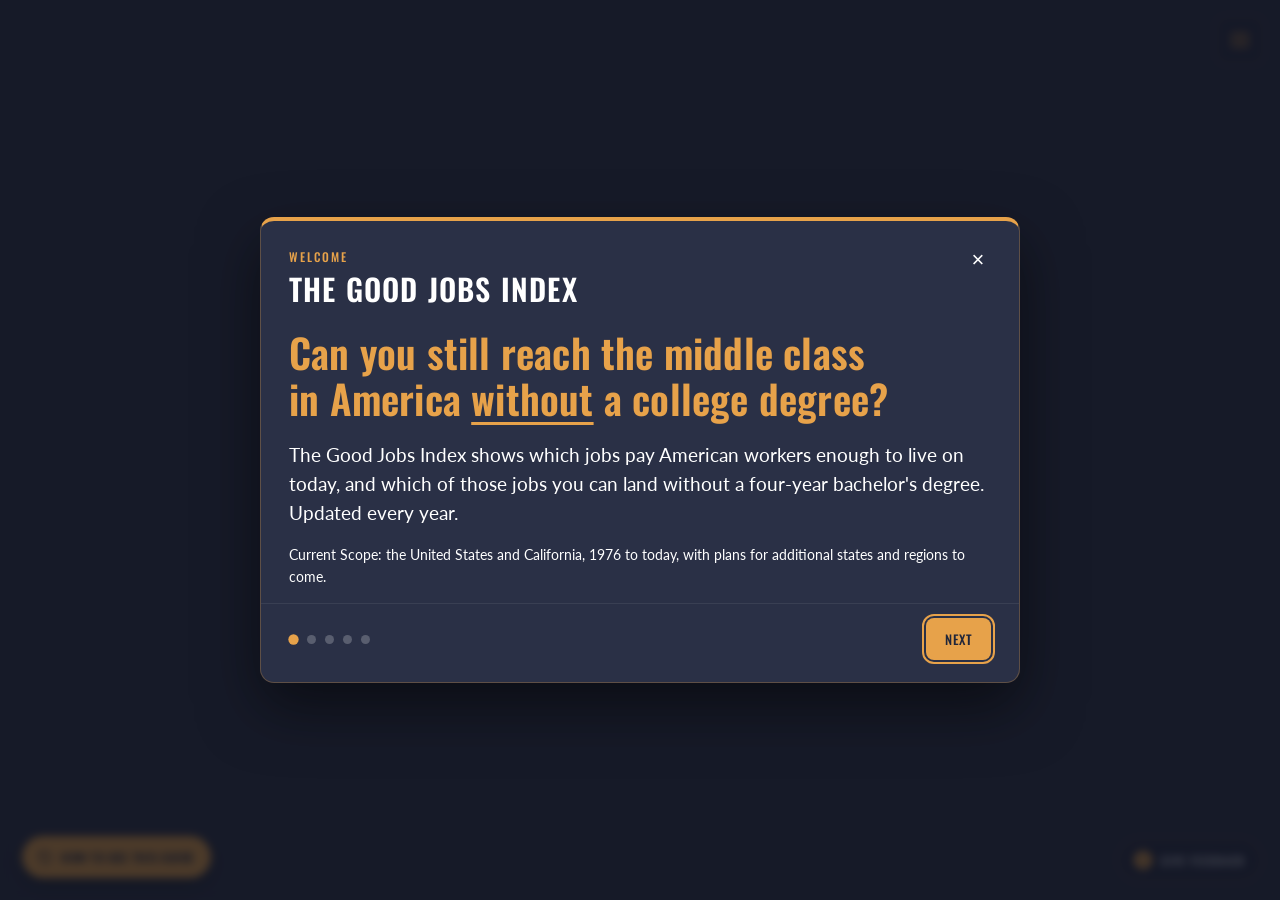
<file: index.html>
<!DOCTYPE html>
<html lang="en">
<head>
  <meta charset="UTF-8">
  <meta name="viewport" content="width=device-width, initial-scale=1.0">
  <title>Good Jobs Index</title>
  <link rel="preconnect" href="https://fonts.googleapis.com">
  <link rel="preconnect" href="https://fonts.gstatic.com" crossorigin>
  <link href="https://fonts.googleapis.com/css2?family=Oswald:wght@400;500;600&family=Lato:wght@400;700&display=swap" rel="stylesheet">
  <link rel="stylesheet" href="styles.css">
</head>
<body data-page="index">
  <!--
    Classic Tableau embed (viz_v1.js), sized to the window in app.js.
    Switched back to this from the tableau-viz web component after the
    newer Embedding API's sizing attributes/hide-tabs kept producing
    clipped filters or a stray scrollbar that we couldn't resolve.
  -->
  <div class="viz-stage">
    <div class='tableauPlaceholder' id='viz1783014308655'>
      <noscript>
        <a href='#'>
          <img alt=' ' src='https://public.tableau.com/static/images/Go/GoodJobsDashboardV2_17800951917930/Overview/1_rss.png' style='border: none' />
        </a>
      </noscript>
      <object class='tableauViz' style='display:none;'>
        <param name='host_url' value='https%3A%2F%2Fpublic.tableau.com%2F' />
        <param name='embed_code_version' value='3' />
        <param name='site_root' value='' />
        <param name='name' value='GoodJobsDashboardV2_17800951917930&#47;Overview' />
        <param name='tabs' value='no' />
        <param name='toolbar' value='yes' />
        <param name='static_image' value='https://public.tableau.com/static/images/Go/GoodJobsDashboardV2_17800951917930/Overview/1.png' />
        <param name='animate_transition' value='yes' />
        <param name='display_static_image' value='yes' />
        <param name='display_spinner' value='yes' />
        <param name='display_overlay' value='yes' />
        <param name='display_count' value='yes' />
        <param name='language' value='en-US' />
      </object>
    </div>
  </div>

  <!-- Landing guide popup: auto-opens once per visitor (localStorage),
       replayable anytime via the pill bottom-left. Logic in app.js. -->
  <div class="gji-overlay" id="gjiOverlay" role="dialog" aria-modal="true" aria-labelledby="gjiTitle" hidden>
    <div class="gji-modal" role="document">
      <div class="gji-head">
        <div>
          <p class="gji-eyebrow" id="gjiEyebrow">Welcome</p>
          <h2 class="gji-title" id="gjiTitle">The Good Jobs Index</h2>
        </div>
        <button class="gji-close" id="gjiClose" aria-label="Close guide">&times;</button>
      </div>

      <div class="gji-body">
        <!-- Step 1 -->
        <section class="gji-step is-active" data-eyebrow="Welcome" data-title="The Good Jobs Index">
          <p class="gji-hook">Can you still reach the middle class in America <em>without</em> a college degree?</p>
          <p class="gji-lead gji-lead-lg">The Good Jobs Index shows which jobs pay American workers enough to live on today, and which of those jobs you can land without a four-year bachelor's degree. Updated every year.</p>
          <p class="gji-note">Current Scope: the United States and California, 1976 to today, with plans for additional states and regions to come.</p>
        </section>

        <!-- Step 2 -->
        <section class="gji-step" data-eyebrow="Key terms" data-title="Two terms to know">
          <p class="gji-intro">You'll see two terms on every page of the Good Jobs Index. Here's what we mean by each.</p>
          <dl class="gji-terms">
            <div class="gji-term">
              <dt>Good job</dt>
              <dd>An occupation that pays a full-time worker at least the median household income (in the US or California, for that year). To mirror the high cost of living, we set the bar high on purpose; see more of our rationale on our Methodology page.</dd>
            </div>
            <div class="gji-term">
              <dt>College-optional</dt>
              <dd>An occupation where 49% or less of workers hold a bachelor's degree. In other words, there's a real chance to enter this job without a four-year degree, though many still call for a certificate or community-college credential.</dd>
            </div>
          </dl>
        </section>

        <!-- Step 3 — Table of Contents -->
        <section class="gji-step" data-eyebrow="Table of Contents" data-title="What's Inside">
          <p class="gji-intro">Here's what you'll learn in this index, page by page.</p>
          <ol class="gji-map">
            <li><b>Overview</b> — what counts as a good job, and why the bar sits where it does</li>
            <li><b>Returns to Education</b> — does a degree guarantee a good job?</li>
            <li><b>Good Jobs</b> — which good jobs don't require a four-year degree</li>
            <li><b>Race and Gender Inequality</b> — who's over- and under-represented in good jobs?</li>
            <li><b>Change Over Time</b> — which jobs are growing or shrinking, and for whom</li>
            <li><b>Job Explorer</b> — look up any occupation's pay, educational requirements, and demographics</li>
            <li><b>Conclusions and Recommendations</b> — a growing list of what to do about it</li>
          </ol>
        </section>

        <!-- Step 4 — Navigation -->
        <section class="gji-step" data-eyebrow="Navigation" data-title="Finding your way">
          <p class="gji-intro">Four controls get you everywhere.</p>
          <ul class="gji-controls" id="gjiControls">
            <li data-from="0" data-to="2.53"><b>Scope + version</b> (top left): switch between the US and California. Your choice carries across every page.</li>
            <li data-from="2.53" data-to="6.53"><b>Demographic filters</b>: redraw the charts for a group (e.g., race, gender, age).</li>
            <li data-from="6.53" data-to="11.07"><b>Dots and arrows</b> (bottom): move between the seven pages.</li>
            <li data-from="11.07" data-to="99"><b>Menu</b> (top right): view our Methodology and definitions page, find additional resources, and learn more about the research team.</li>
          </ul>
          <!-- Navigation clip: a trimmed, silent loop of the real dashboard.
               Segment times above (data-from / data-to, in seconds) must match
               the cuts in images/nav-guide.mp4. app.js highlights the matching
               list item as the clip plays. -->
          <div class="gji-shot">
            <video id="gjiNavVideo" src="images/nav-guide.mp4" poster="images/nav-guide-poster.jpg"
                   muted loop playsinline preload="metadata"
                   aria-label="Screen recording showing the scope menu, demographic filters, page dots and arrows, and the site menu in use"></video>
          </div>
        </section>

        <!-- Step 5 -->
        <section class="gji-step" data-eyebrow="Please Give Feedback!" data-title="This is a beta" data-spotlight="feedback">
          <p class="gji-lead gji-lead-lg">The Good Jobs Index is new and still evolving. If something's unclear, looks off, or you wish it did more, tell us! The <b>Give Feedback</b> button is always in the bottom-right corner.</p>
          <p class="gji-note">Want the full picture?</p>
          <div class="gji-links">
            <a class="gji-link" href="methodology.html">Read the Methodology</a>
            <a class="gji-link" href="about.html#team">Meet the research team</a>
          </div>
        </section>
      </div>

      <div class="gji-foot">
        <div class="gji-dots" id="gjiDots" role="tablist" aria-label="Guide steps"></div>
        <div class="gji-btns">
          <button class="gji-btn gji-btn-ghost" id="gjiBack" hidden>Back</button>
          <button class="gji-btn gji-btn-primary" id="gjiNext">Next</button>
        </div>
      </div>
    </div>
  </div>

  <div class="gji-pointer" id="gjiPointer" aria-hidden="true">
    <span>Right here</span>
    <svg viewBox="0 0 24 24" fill="none" stroke="currentColor" stroke-width="2.6" stroke-linecap="round" stroke-linejoin="round"><path d="M12 4v15"/><path d="M5 13l7 7 7-7"/></svg>
  </div>

  <button class="gji-reopen" id="gjiReopen" aria-label="Replay the how-to-use guide">
    <svg viewBox="0 0 24 24" fill="none" stroke="currentColor" stroke-width="2.4" stroke-linecap="round" stroke-linejoin="round" aria-hidden="true">
      <path d="M3 12a9 9 0 1 0 3-6.7L3 8"/><path d="M3 3v5h5"/>
    </svg>
    <span>How to use this guide</span>
  </button>

  <script src="app.js"></script>
</body>
</html>
</file>
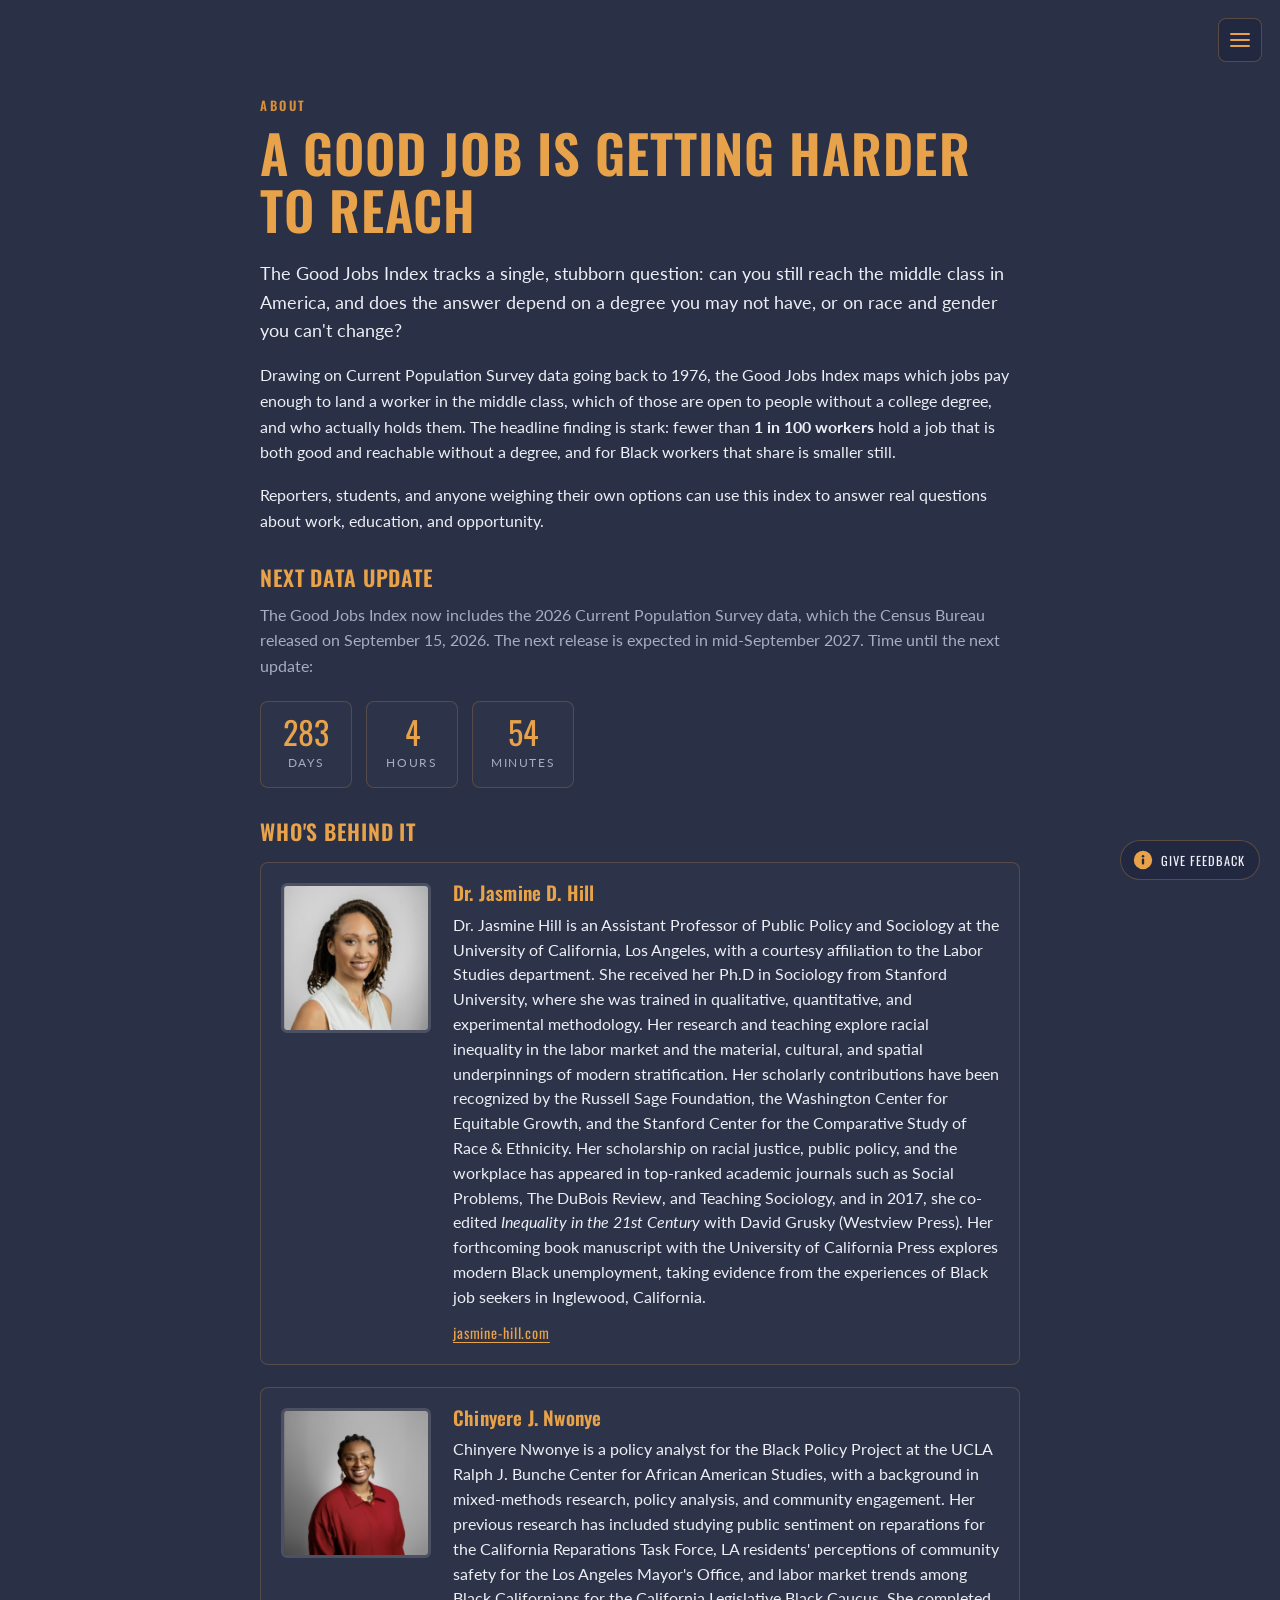
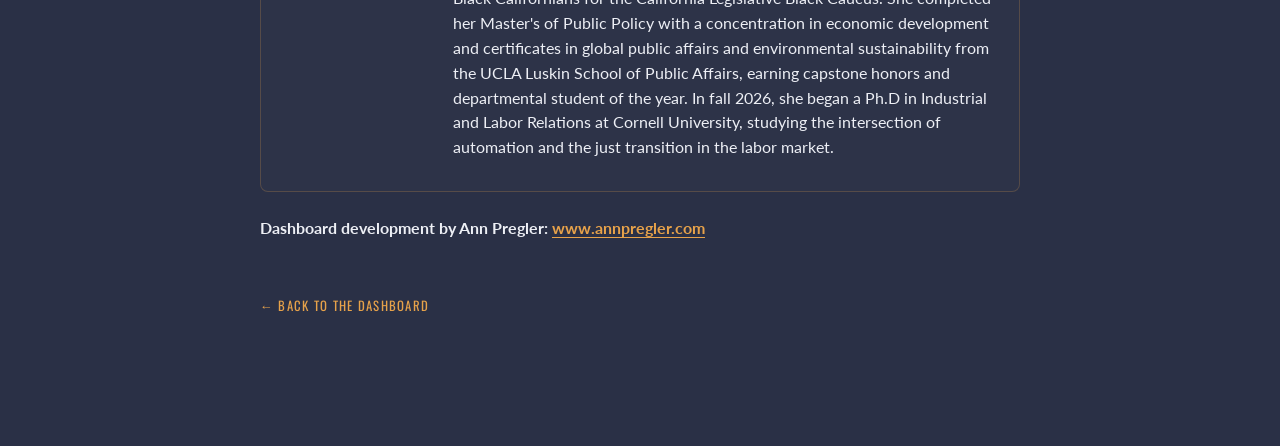
<file: about.html>
<!DOCTYPE html>
<html lang="en">
<head>
  <meta charset="UTF-8">
  <meta name="viewport" content="width=device-width, initial-scale=1.0">
  <title>About · Good Jobs Index</title>
  <link rel="preconnect" href="https://fonts.googleapis.com">
  <link rel="preconnect" href="https://fonts.gstatic.com" crossorigin>
  <link href="https://fonts.googleapis.com/css2?family=Oswald:wght@400;500;600&family=Lato:wght@400;700&display=swap" rel="stylesheet">
  <link rel="stylesheet" href="styles.css">
</head>
<body data-page="about">
  <div class="page-wrap">
    <div class="content">
      <p class="eyebrow">About</p>
      <h1 class="page-title">A good job is getting harder to reach</h1>

      <p class="lead">The Good Jobs Index tracks a single, stubborn question: can you still reach the
        middle class in America, and does the answer depend on a degree you may not have, or on
        race and gender you can't change?</p>

      <p>Drawing on Current Population Survey data going back to 1976, the Good Jobs Index maps
        which jobs pay enough to land a worker in the middle class, which of those are open to
        people without a college degree, and who actually holds them. The headline finding is
        stark: fewer than <strong>1 in 100 workers</strong> hold a job that is both good and
        reachable without a degree, and for Black workers that share is smaller still.</p>

      <p>Reporters, students, and anyone weighing their own options can use this index to answer
        real questions about work, education, and opportunity.</p>

      <h2>Next data update</h2>
      <p class="muted">The Good Jobs Index now includes the 2026 Current Population Survey data,
        which the Census Bureau released on September 15, 2026. The next release is expected in
        mid-September 2027. Time until the next update:</p>
      <div id="countdown" class="countdown"></div>

      <h2 id="team">Who's behind it</h2>

      <div class="team">
        <article class="team-card">
          <img class="team-photo" src="images/jasmine-hill.jpg" alt="Portrait of Dr. Jasmine D. Hill" width="326" height="325">
          <div>
            <h3 class="team-name">Dr. Jasmine D. Hill</h3>
            <p>Dr. Jasmine Hill is an Assistant Professor of Public Policy and Sociology at the
              University of California, Los Angeles, with a courtesy affiliation to the Labor
              Studies department. She received her Ph.D in Sociology from Stanford University,
              where she was trained in qualitative, quantitative, and experimental methodology.
              Her research and teaching explore racial inequality in the labor market and the
              material, cultural, and spatial underpinnings of modern stratification. Her
              scholarly contributions have been recognized by the Russell Sage Foundation, the
              Washington Center for Equitable Growth, and the Stanford Center for the Comparative
              Study of Race &amp; Ethnicity. Her scholarship on racial justice, public policy, and
              the workplace has appeared in top-ranked academic journals such as Social Problems,
              The DuBois Review, and Teaching Sociology, and in 2017, she co-edited
              <em>Inequality in the 21st Century</em> with David Grusky (Westview Press). Her
              forthcoming book manuscript with the University of California Press explores modern
              Black unemployment, taking evidence from the experiences of Black job seekers in
              Inglewood, California.</p>
            <p class="team-link"><a data-website href="https://jasmine-hill.com">jasmine-hill.com</a></p>
          </div>
        </article>

        <article class="team-card">
          <img class="team-photo" src="images/chinyere-nwonye.jpg" alt="Portrait of Chinyere J. Nwonye" width="326" height="326">
          <div>
            <h3 class="team-name">Chinyere J. Nwonye</h3>
            <p>Chinyere Nwonye is a policy analyst for the Black Policy Project at the UCLA Ralph
              J. Bunche Center for African American Studies, with a background in mixed-methods
              research, policy analysis, and community engagement. Her previous research has
              included studying public sentiment on reparations for the California Reparations
              Task Force, LA residents' perceptions of community safety for the Los Angeles
              Mayor's Office, and labor market trends among Black Californians for the California
              Legislative Black Caucus. She completed her Master's of Public Policy with a
              concentration in economic development and certificates in global public affairs and
              environmental sustainability from the UCLA Luskin School of Public Affairs, earning
              capstone honors and departmental student of the year. In fall 2026, she began a
              Ph.D in Industrial and Labor Relations at Cornell University, studying the
              intersection of automation and the just transition in the labor market.</p>
          </div>
        </article>
      </div>

      <p class="team-credit">Dashboard development by Ann Pregler:
        <a href="https://www.annpregler.com">www.annpregler.com</a></p>

      <a class="back-home" href="index.html">← Back to the dashboard</a>
    </div>
  </div>
  <script src="app.js"></script>
</body>
</html>
</file>
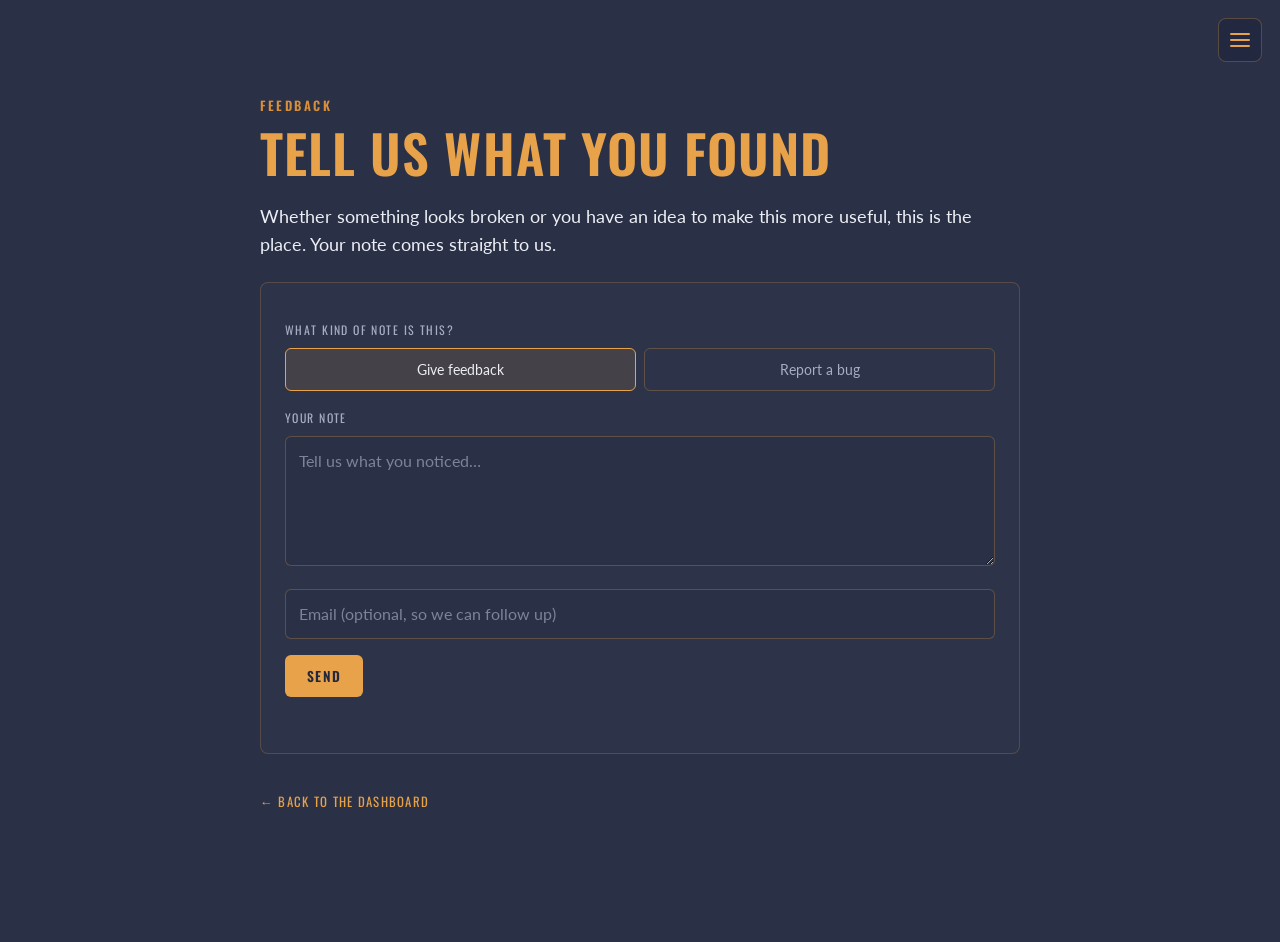
<file: feedback.html>
<!DOCTYPE html>
<html lang="en">
<head>
  <meta charset="UTF-8">
  <meta name="viewport" content="width=device-width, initial-scale=1.0">
  <title>Feedback · Good Jobs Index</title>
  <link rel="preconnect" href="https://fonts.googleapis.com">
  <link rel="preconnect" href="https://fonts.gstatic.com" crossorigin>
  <link href="https://fonts.googleapis.com/css2?family=Oswald:wght@400;500;600&family=Lato:wght@400;700&display=swap" rel="stylesheet">
  <link rel="stylesheet" href="styles.css">
</head>
<body data-page="feedback">
  <div class="page-wrap">
    <div class="content" id="feedback-page">
      <p class="eyebrow">Feedback</p>
      <h1 class="page-title">Tell us what you found</h1>
      <p class="lead">Whether something looks broken or you have an idea to make this more useful,
        this is the place. Your note comes straight to us.</p>

      <div class="panel" style="margin-top:1.4rem">
        <form class="fb-form" data-fb-form novalidate>
          <span class="fb-label">What kind of note is this?</span>
          <div class="fb-segment">
            <input type="radio" id="page-fb" name="type" value="Feedback" checked>
            <label for="page-fb">Give feedback</label>
            <input type="radio" id="page-bug" name="type" value="Bug Report">
            <label for="page-bug">Report a bug</label>
          </div>

          <span class="fb-label" for="page-msg">Your note</span>
          <textarea id="page-msg" class="fb-textarea" name="message"
            placeholder="Tell us what you noticed…" required></textarea>

          <input class="fb-input" type="email" name="email"
            placeholder="Email (optional, so we can follow up)">

          <button type="submit" class="fb-submit">Send</button>
          <div class="fb-status" role="status" aria-live="polite"></div>
        </form>
      </div>

      <a class="back-home" href="index.html">← Back to the dashboard</a>
    </div>
  </div>
  <script src="app.js"></script>
</body>
</html>
</file>
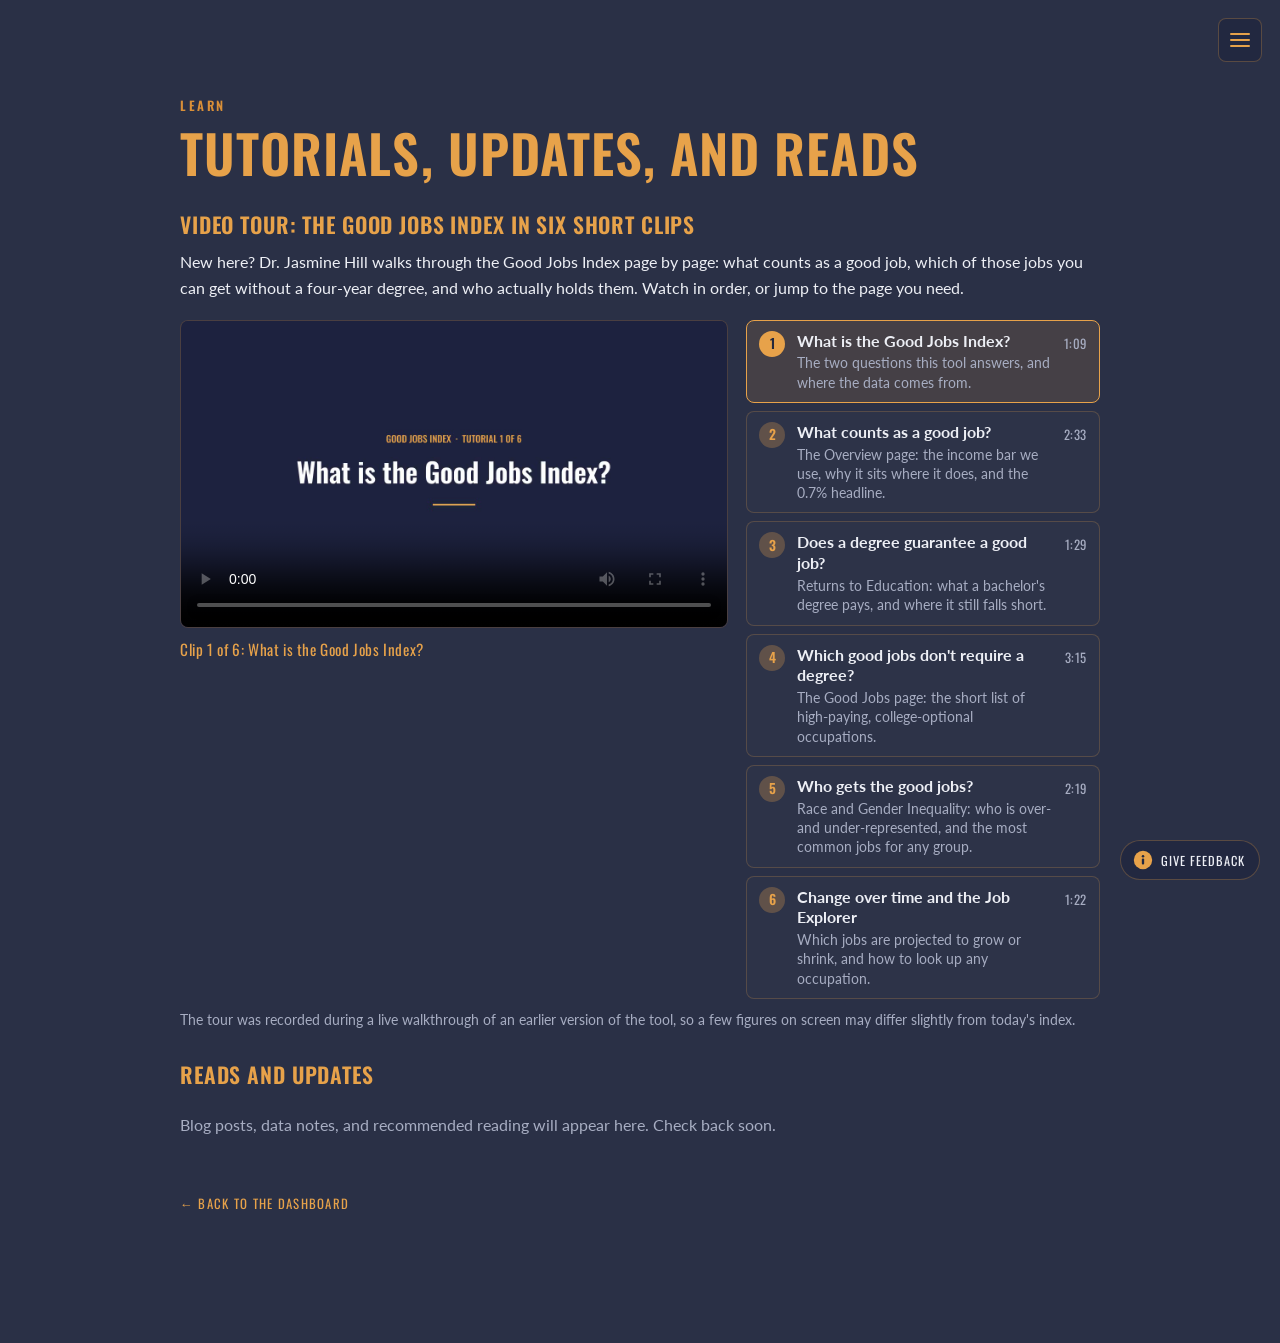
<file: learn.html>
<!DOCTYPE html>
<html lang="en">
<head>
  <meta charset="UTF-8">
  <meta name="viewport" content="width=device-width, initial-scale=1.0">
  <title>Learn · Good Jobs Index</title>
  <link rel="preconnect" href="https://fonts.googleapis.com">
  <link rel="preconnect" href="https://fonts.gstatic.com" crossorigin>
  <link href="https://fonts.googleapis.com/css2?family=Oswald:wght@400;500;600&family=Lato:wght@400;700&display=swap" rel="stylesheet">
  <link rel="stylesheet" href="styles.css">
</head>
<body data-page="learn">
  <div class="page-wrap">
    <div class="content content-wide">
      <p class="eyebrow">Learn</p>
      <h1 class="page-title">Tutorials, updates, and reads</h1>
      <h2 id="tour">Video tour: the Good Jobs Index in six short clips</h2>
      <p>New here? Dr. Jasmine Hill walks through the Good Jobs Index page by page: what counts
        as a good job, which of those jobs you can get without a four-year degree, and who
        actually holds them. Watch in order, or jump to the
        page you need.</p>

      <div class="tut" id="tut">
        <div class="tut-stage">
          <video id="tutPlayer" controls playsinline preload="metadata"
                 poster="videos/poster-01.jpg" src="videos/01-what-is-the-good-jobs-index.mp4"></video>
          <p class="tut-now" id="tutNow" aria-live="polite"></p>
        </div>
        <ol class="tut-list" id="tutList"></ol>
      </div>
      <p class="muted tut-note">The tour was recorded during a
        live walkthrough of an earlier version of the tool, so a few figures on screen may differ
        slightly from today's index.</p>

      <h2 id="reads">Reads and updates</h2>
      <div id="feed" class="feed"></div>

      <a class="back-home" href="index.html">← Back to the dashboard</a>
    </div>
  </div>

  <script>
    /* =====================================================================
       VIDEO TOUR. One entry per clip, in watch order. To add or swap a clip,
       put the .mp4 and its poster image in the videos/ folder and edit here.
       ===================================================================== */
    const CLIPS = [
      { file: "01-what-is-the-good-jobs-index", poster: "poster-01", time: "1:09",
        title: "What is the Good Jobs Index?",
        blurb: "The two questions this tool answers, and where the data comes from." },
      { file: "02-what-counts-as-a-good-job", poster: "poster-02", time: "2:33",
        title: "What counts as a good job?",
        blurb: "The Overview page: the income bar we use, why it sits where it does, and the 0.7% headline." },
      { file: "03-does-a-degree-guarantee-a-good-job", poster: "poster-03", time: "1:29",
        title: "Does a degree guarantee a good job?",
        blurb: "Returns to Education: what a bachelor's degree pays, and where it still falls short." },
      { file: "04-which-good-jobs-dont-require-a-degree", poster: "poster-04", time: "3:15",
        title: "Which good jobs don't require a degree?",
        blurb: "The Good Jobs page: the short list of high-paying, college-optional occupations." },
      { file: "05-who-gets-the-good-jobs", poster: "poster-05", time: "2:19",
        title: "Who gets the good jobs?",
        blurb: "Race and Gender Inequality: who is over- and under-represented, and the most common jobs for any group." },
      { file: "06-change-over-time-and-the-job-explorer", poster: "poster-06", time: "1:22",
        title: "Change over time and the Job Explorer",
        blurb: "Which jobs are projected to grow or shrink, and how to look up any occupation." },
    ];

    (function renderTour() {
      const player = document.getElementById("tutPlayer");
      const list = document.getElementById("tutList");
      const now = document.getElementById("tutNow");
      let current = 0;

      list.innerHTML = CLIPS.map((c, i) => `
        <li><button class="tut-item" data-i="${i}">
          <span class="tut-num">${i + 1}</span>
          <span class="tut-text"><span class="tut-title">${c.title}</span>
            <span class="tut-blurb">${c.blurb}</span></span>
          <span class="tut-time">${c.time}</span>
        </button></li>`).join("");
      const items = Array.from(list.querySelectorAll(".tut-item"));

      function load(i, play) {
        current = i;
        const c = CLIPS[i];
        player.poster = `videos/${c.poster}.jpg`;
        player.src = `videos/${c.file}.mp4`;
        now.textContent = `Clip ${i + 1} of ${CLIPS.length}: ${c.title}`;
        items.forEach((b, n) => b.classList.toggle("is-on", n === i));
        if (play) { const p = player.play(); if (p && p.catch) p.catch(() => {}); }
      }
      items.forEach(b => b.addEventListener("click", () => {
        load(Number(b.dataset.i), true);
        player.scrollIntoView({ behavior: "smooth", block: "nearest" });
      }));
      // When a clip ends, queue up the next one automatically.
      player.addEventListener("ended", () => { if (current < CLIPS.length - 1) load(current + 1, true); });
      load(0, false);
    })();

    /* =====================================================================
       READS AND UPDATES. Paste entries here to curate the feed. For each:
       title, source (where it lives), date (YYYY-MM-DD), url, and a one-line
       blurb. Order does not matter; the feed sorts newest first. Example:
         { title: "Post title", source: "Substack", date: "2026-12-01",
           url: "https://...", blurb: "One line on why it's worth reading." },
       ===================================================================== */
    const POSTS = [
    ];

    (function renderFeed() {
      const feed = document.getElementById("feed");
      const items = POSTS.slice().sort((a, b) => new Date(b.date) - new Date(a.date));
      if (!items.length) {
        feed.innerHTML = '<p class="muted">Blog posts, data notes, and recommended reading will appear here. Check back soon.</p>';
        return;
      }
      const fmt = (d) => new Date(d + "T00:00:00").toLocaleDateString("en-US",
        { year: "numeric", month: "long", day: "numeric" });
      feed.innerHTML = items.map(p => `
        <article class="card">
          <div class="card-eyebrow">${p.source} · ${fmt(p.date)}</div>
          <h2 class="card-title"><a href="${p.url}" target="_blank" rel="noopener">${p.title}</a></h2>
          <p class="card-blurb">${p.blurb}</p>
          <a class="card-link" href="${p.url}" target="_blank" rel="noopener">Read on ${p.source} →</a>
        </article>`).join("");
    })();
  </script>
  <script src="app.js"></script>
</body>
</html>
</file>
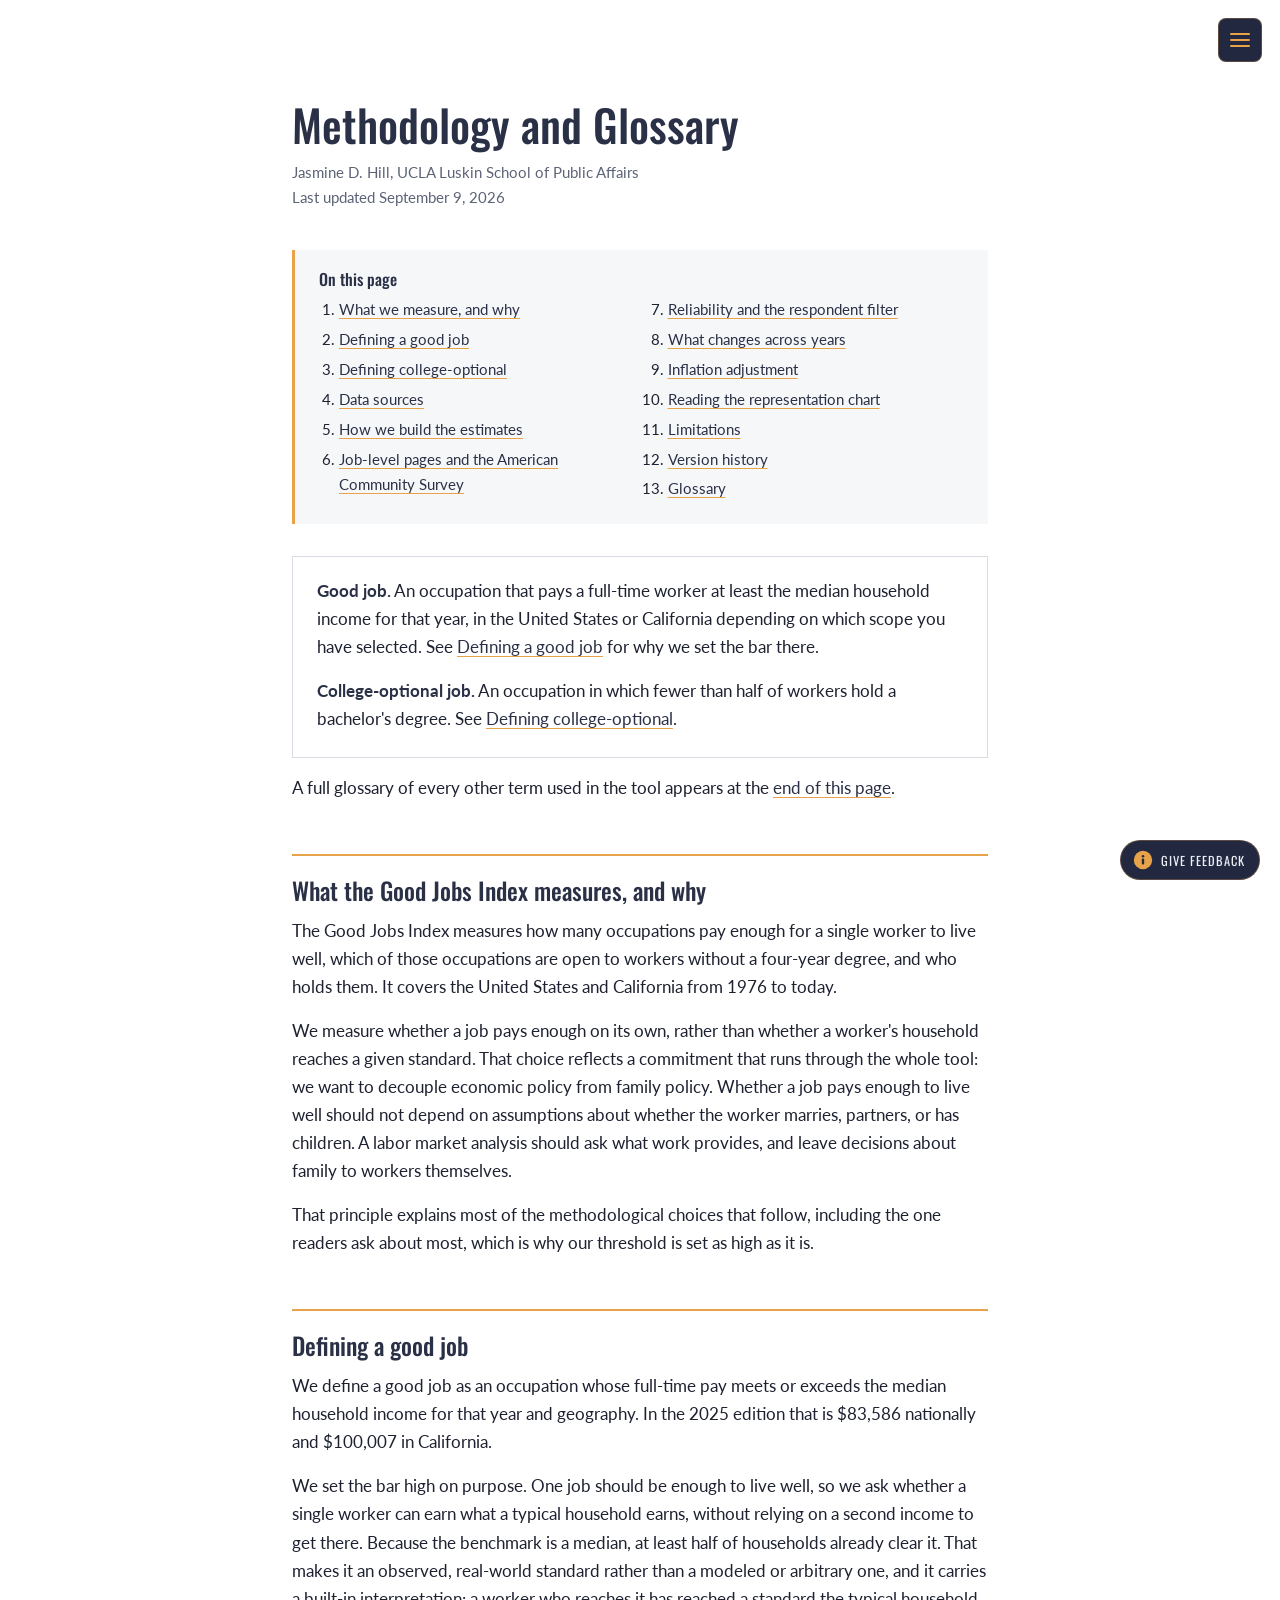
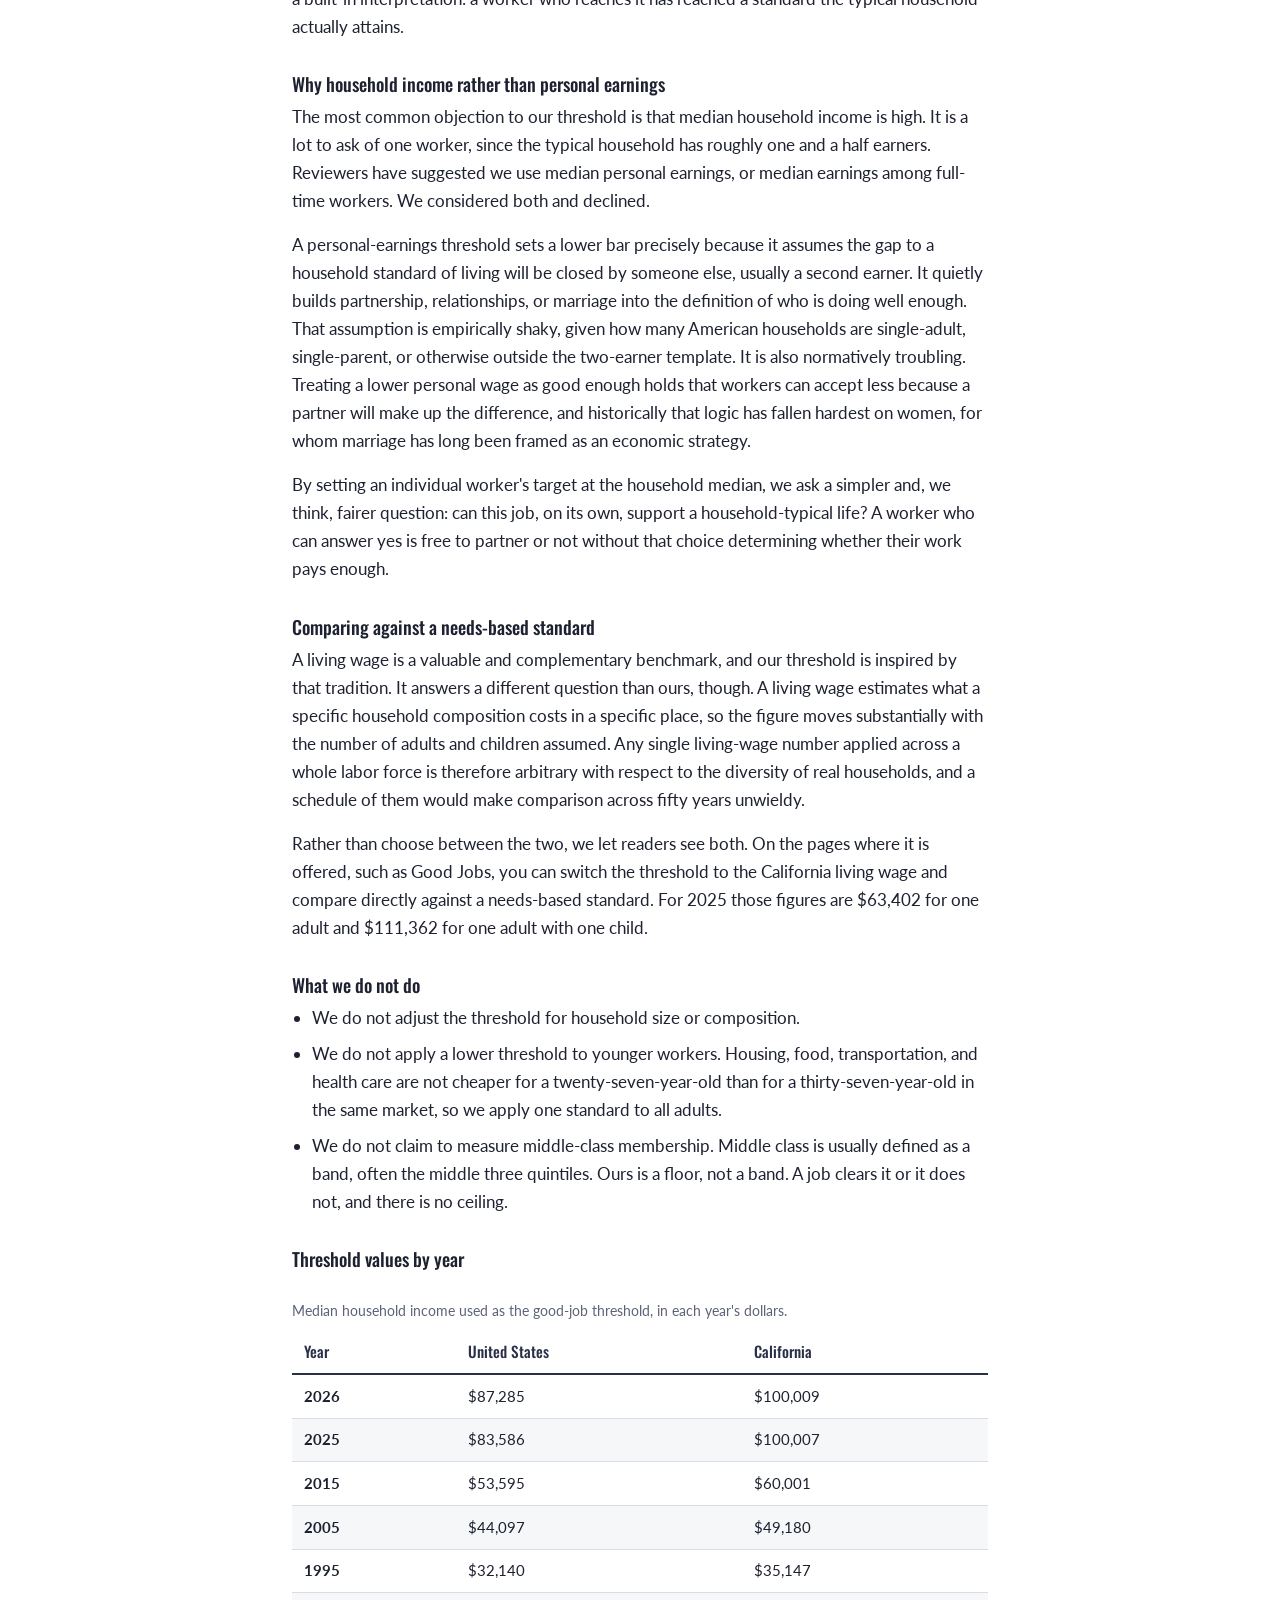
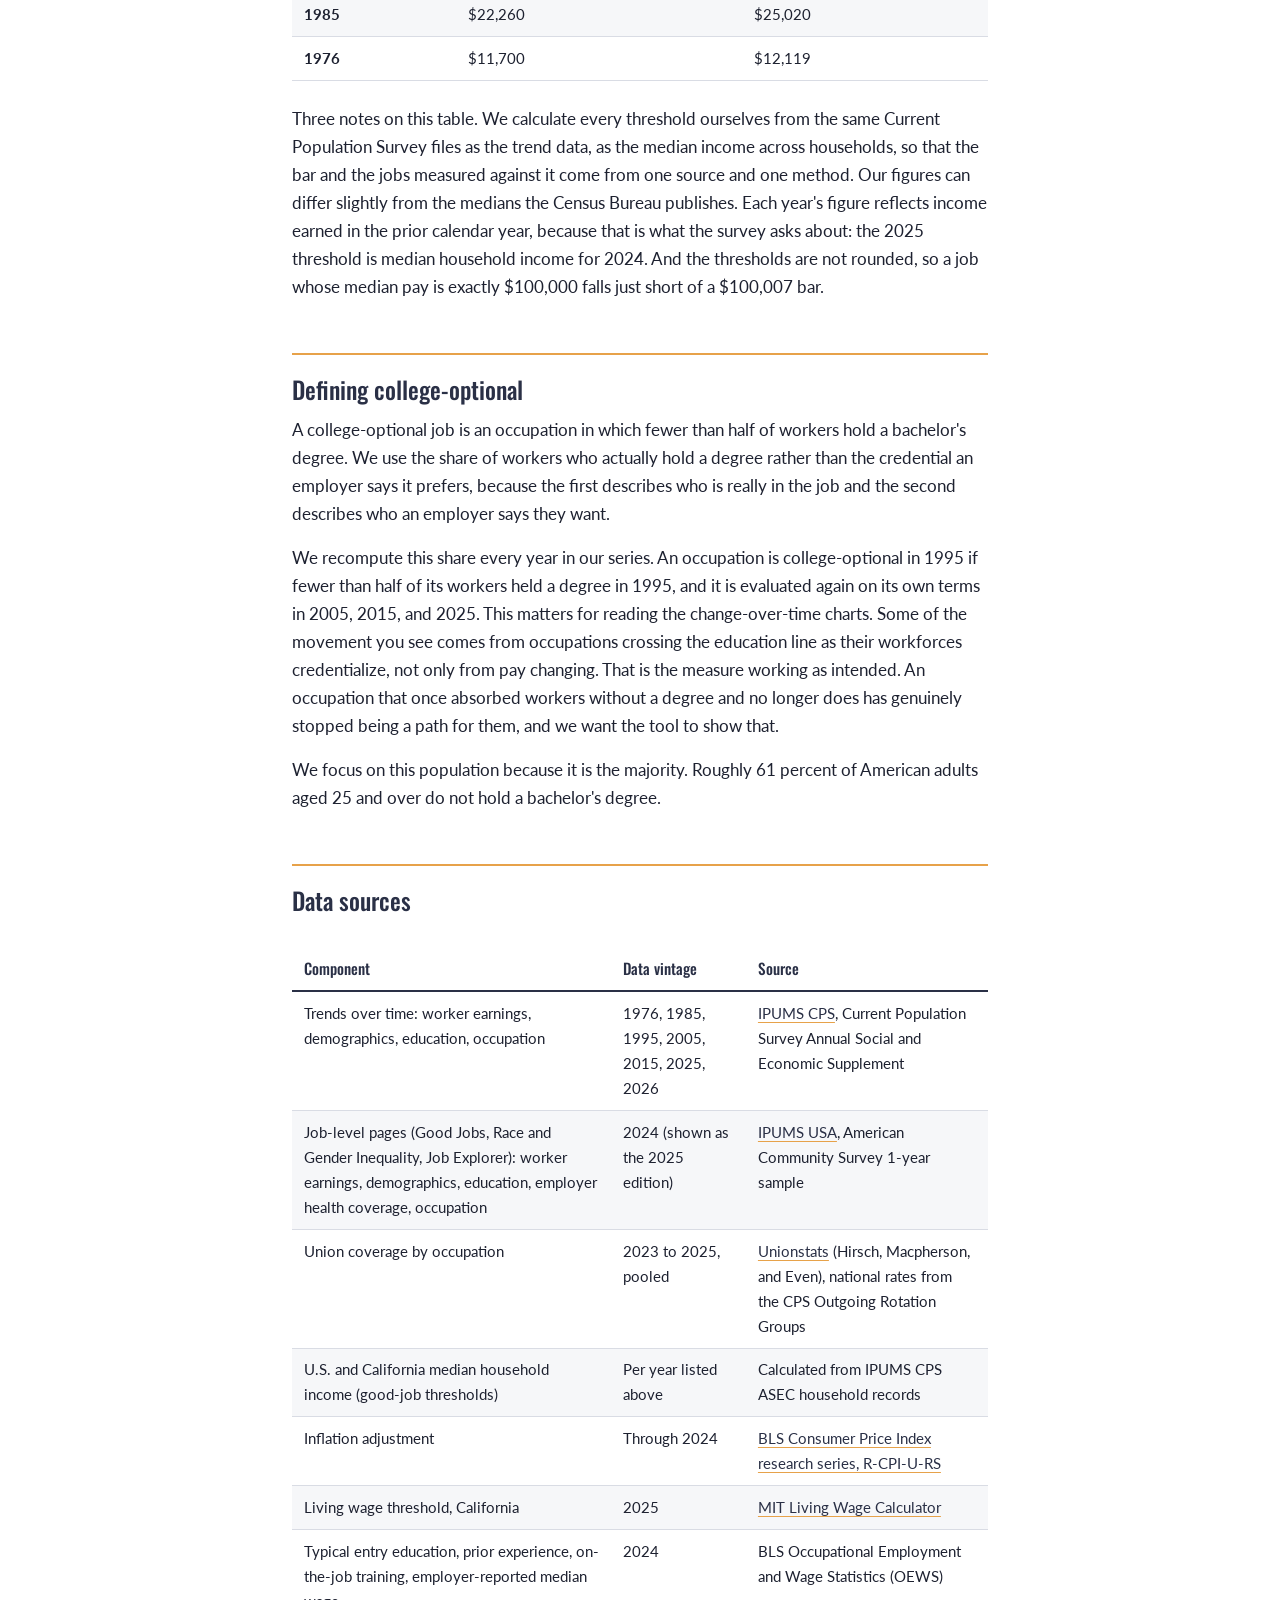
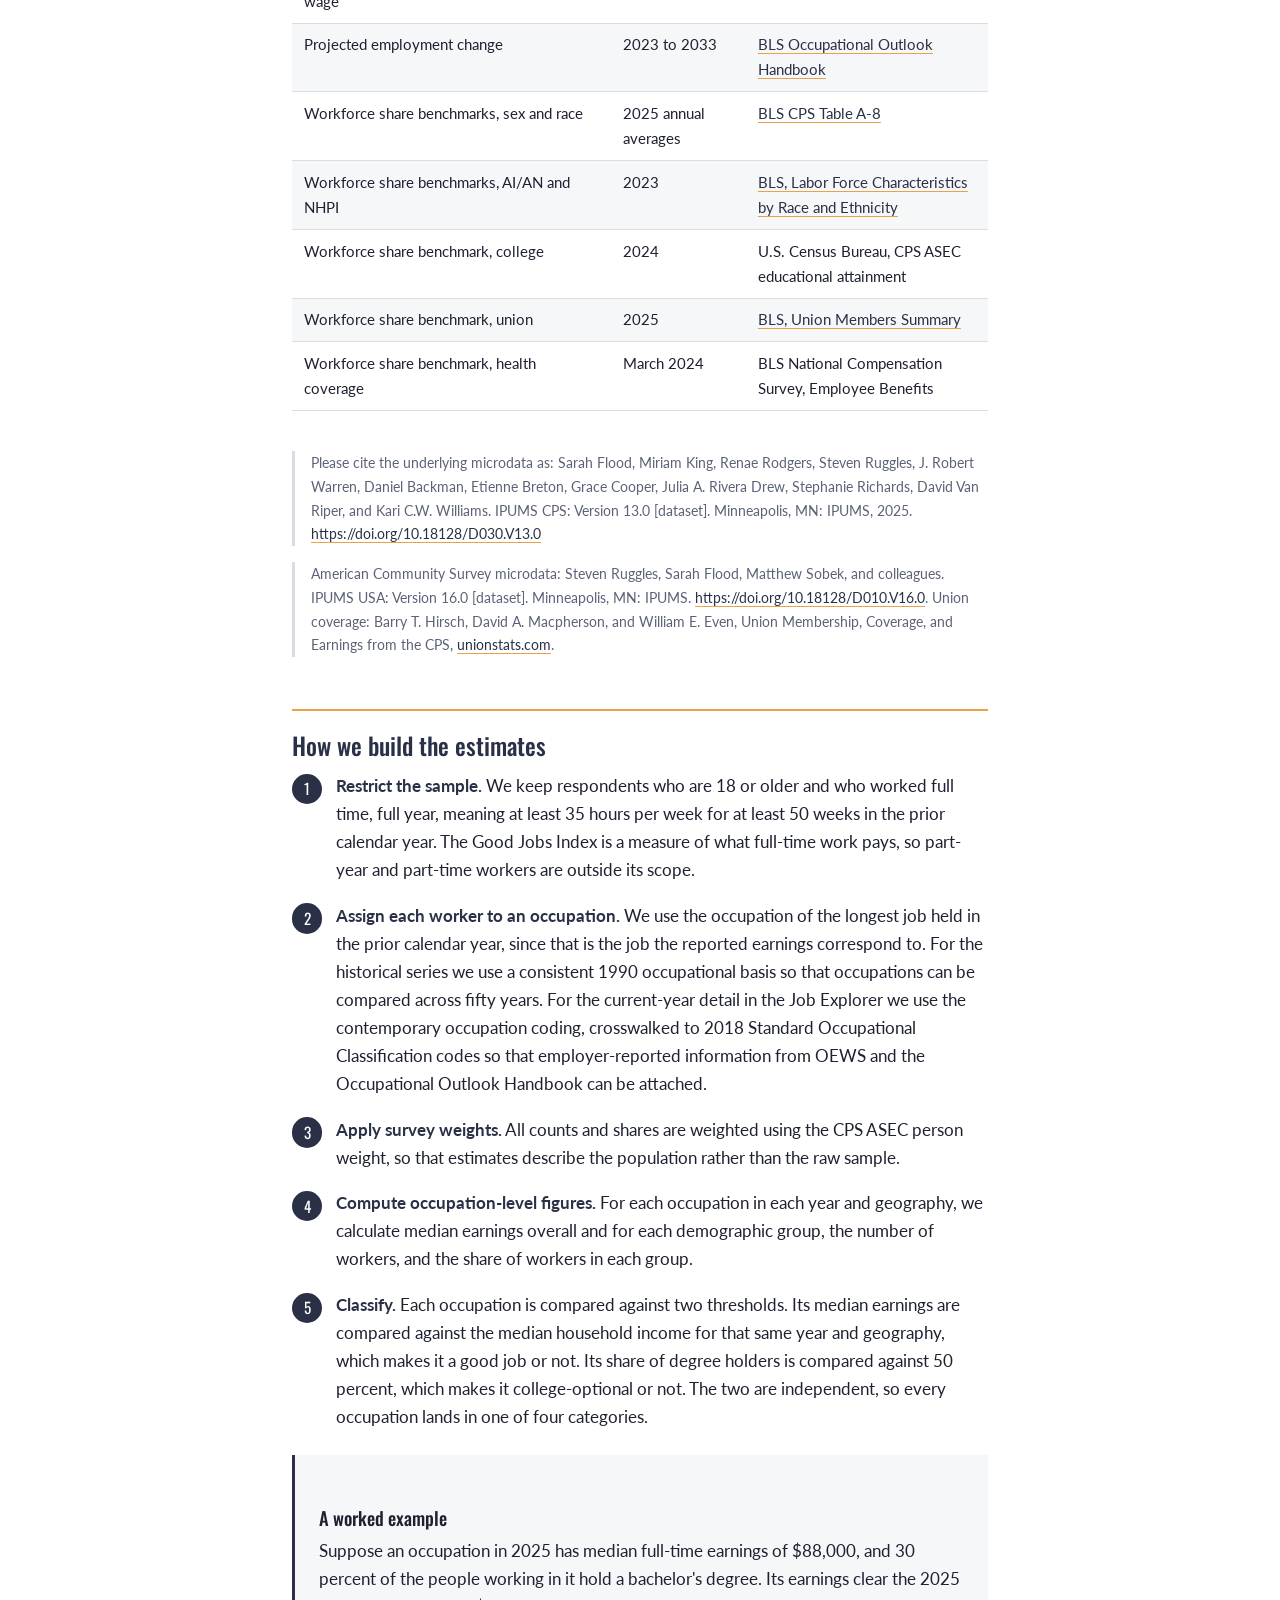
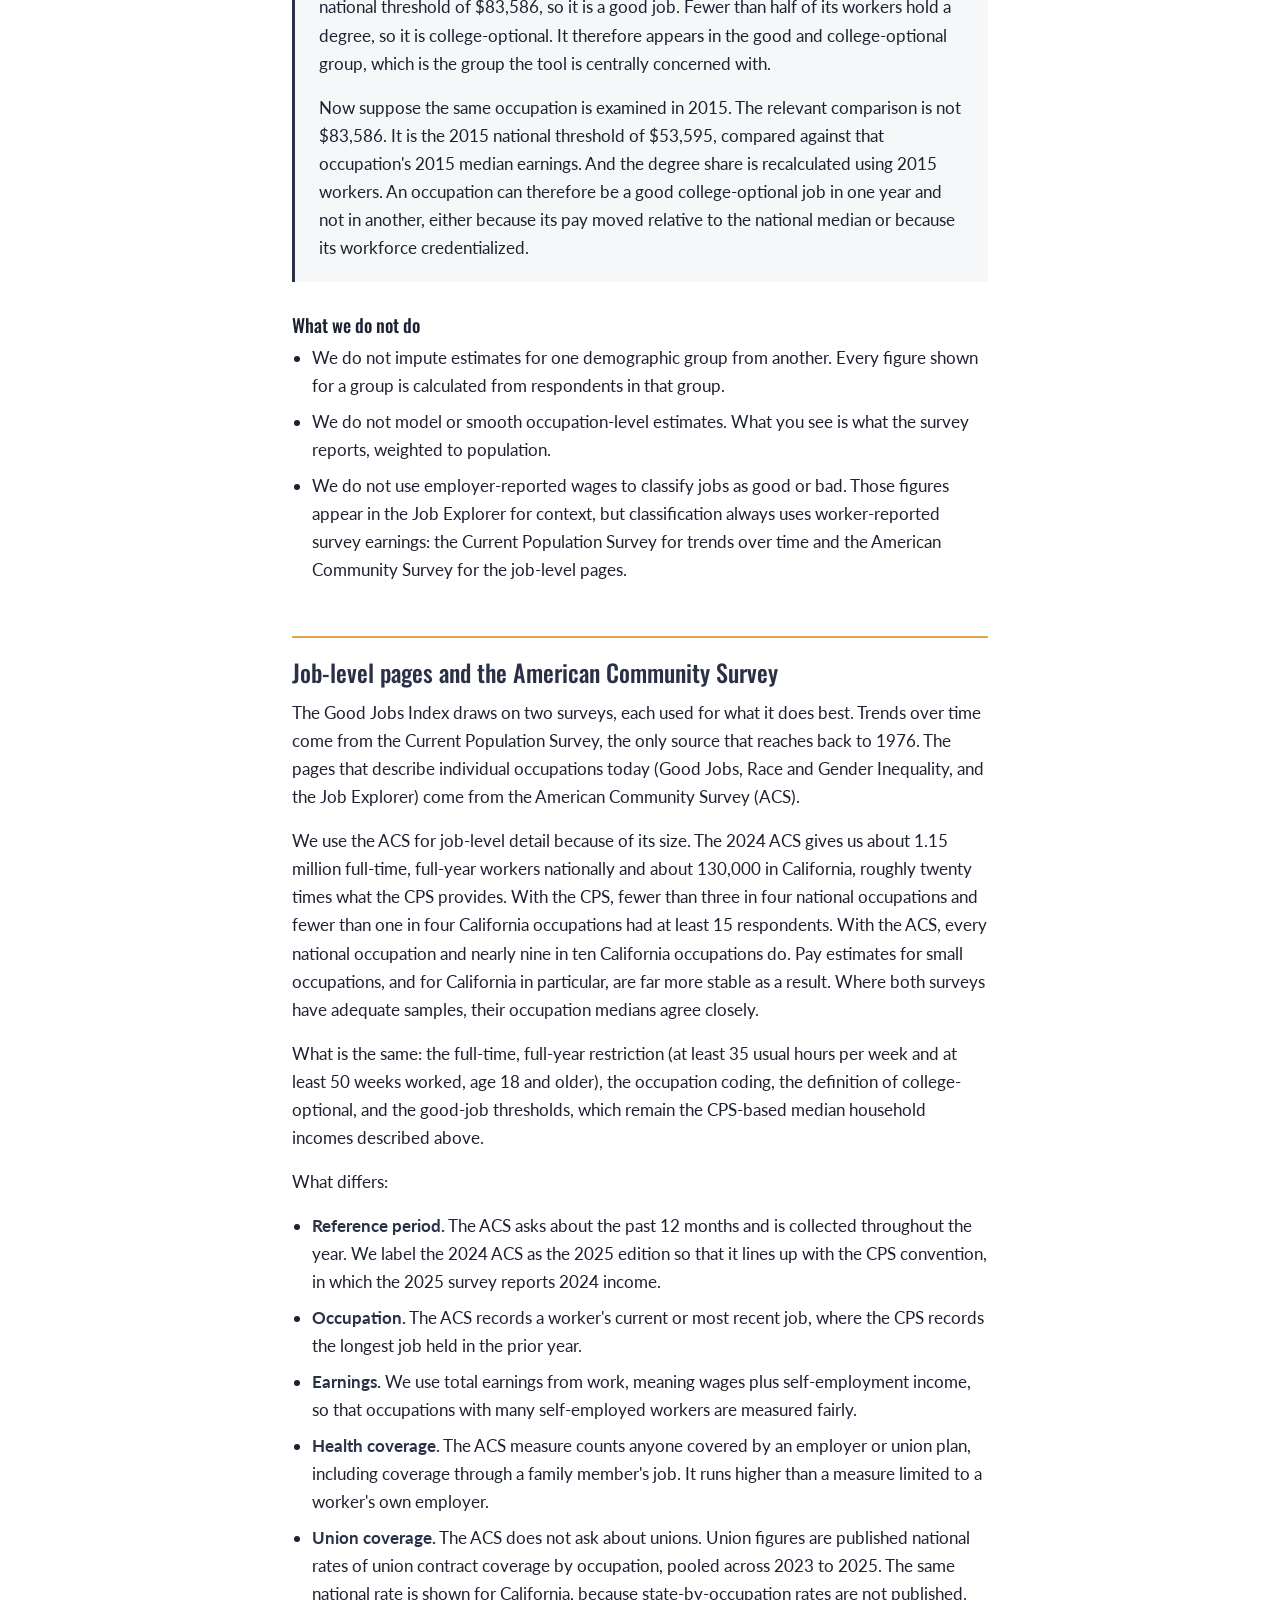
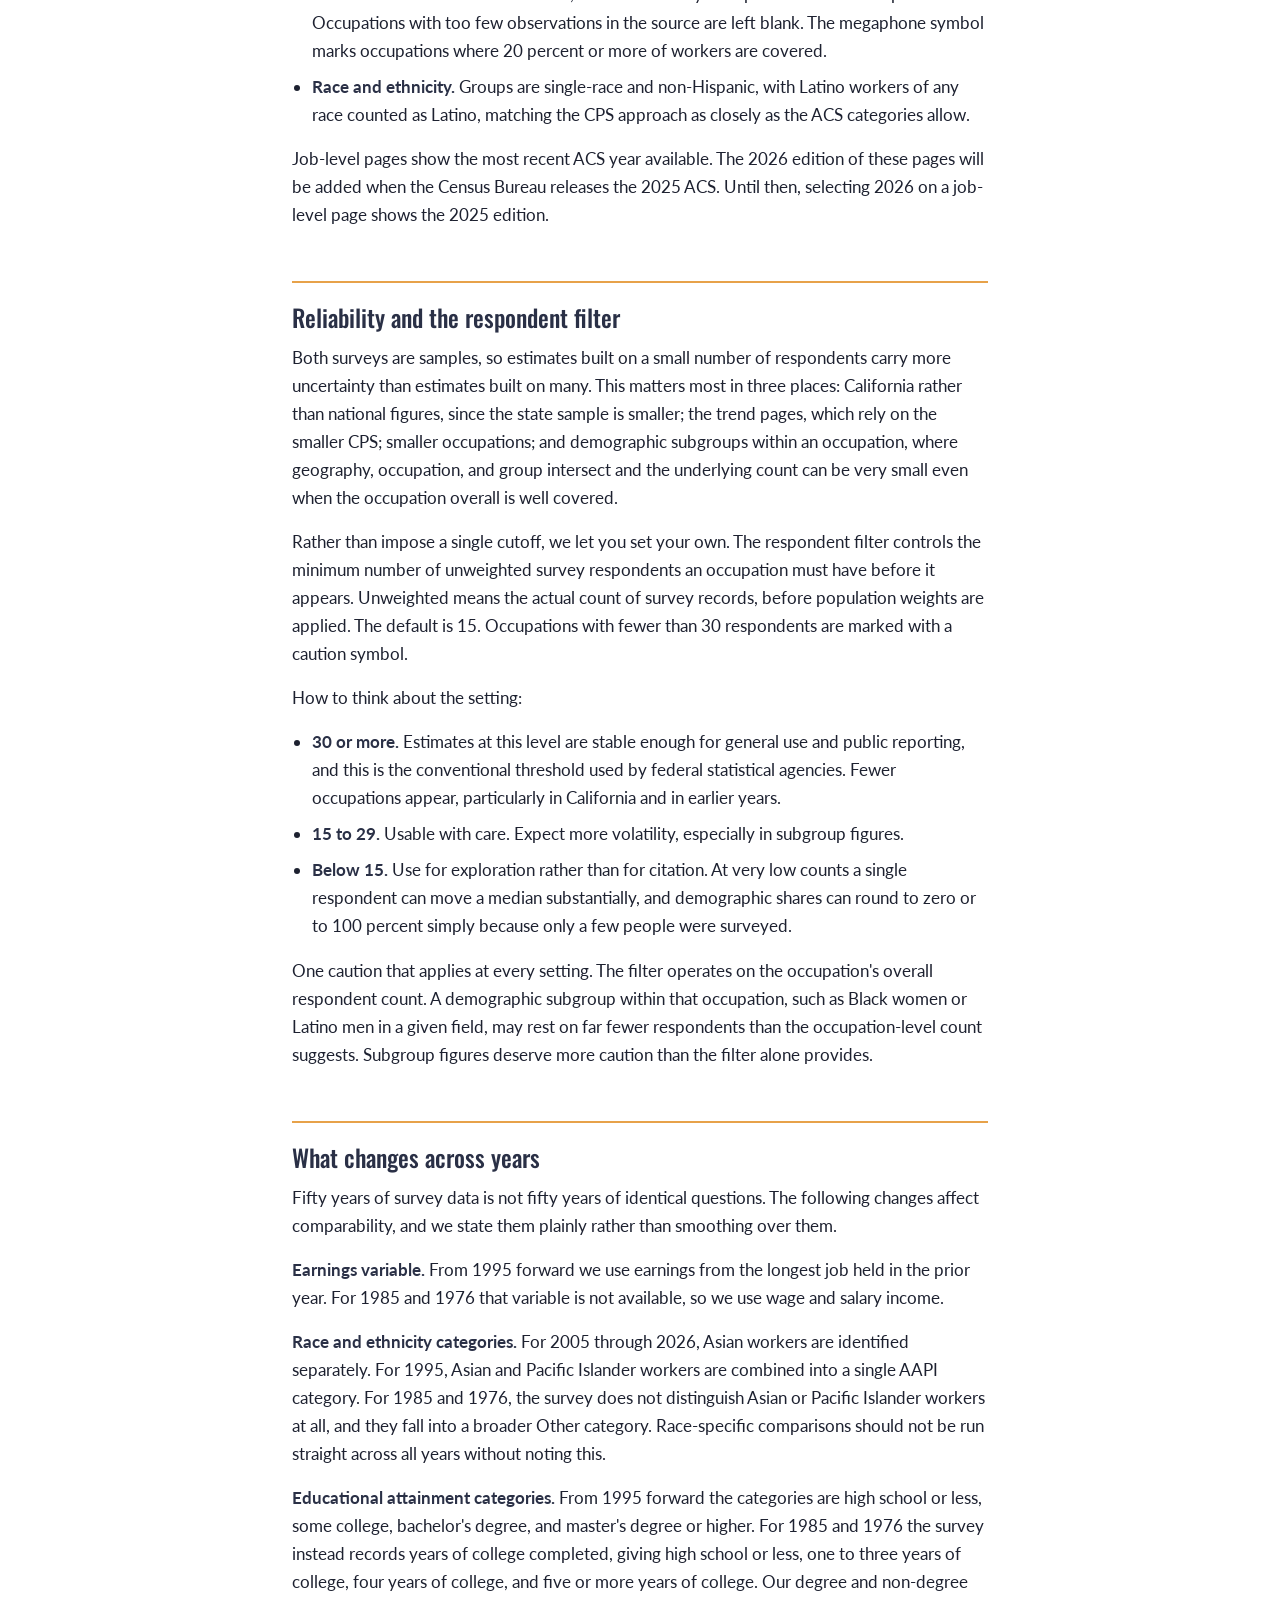
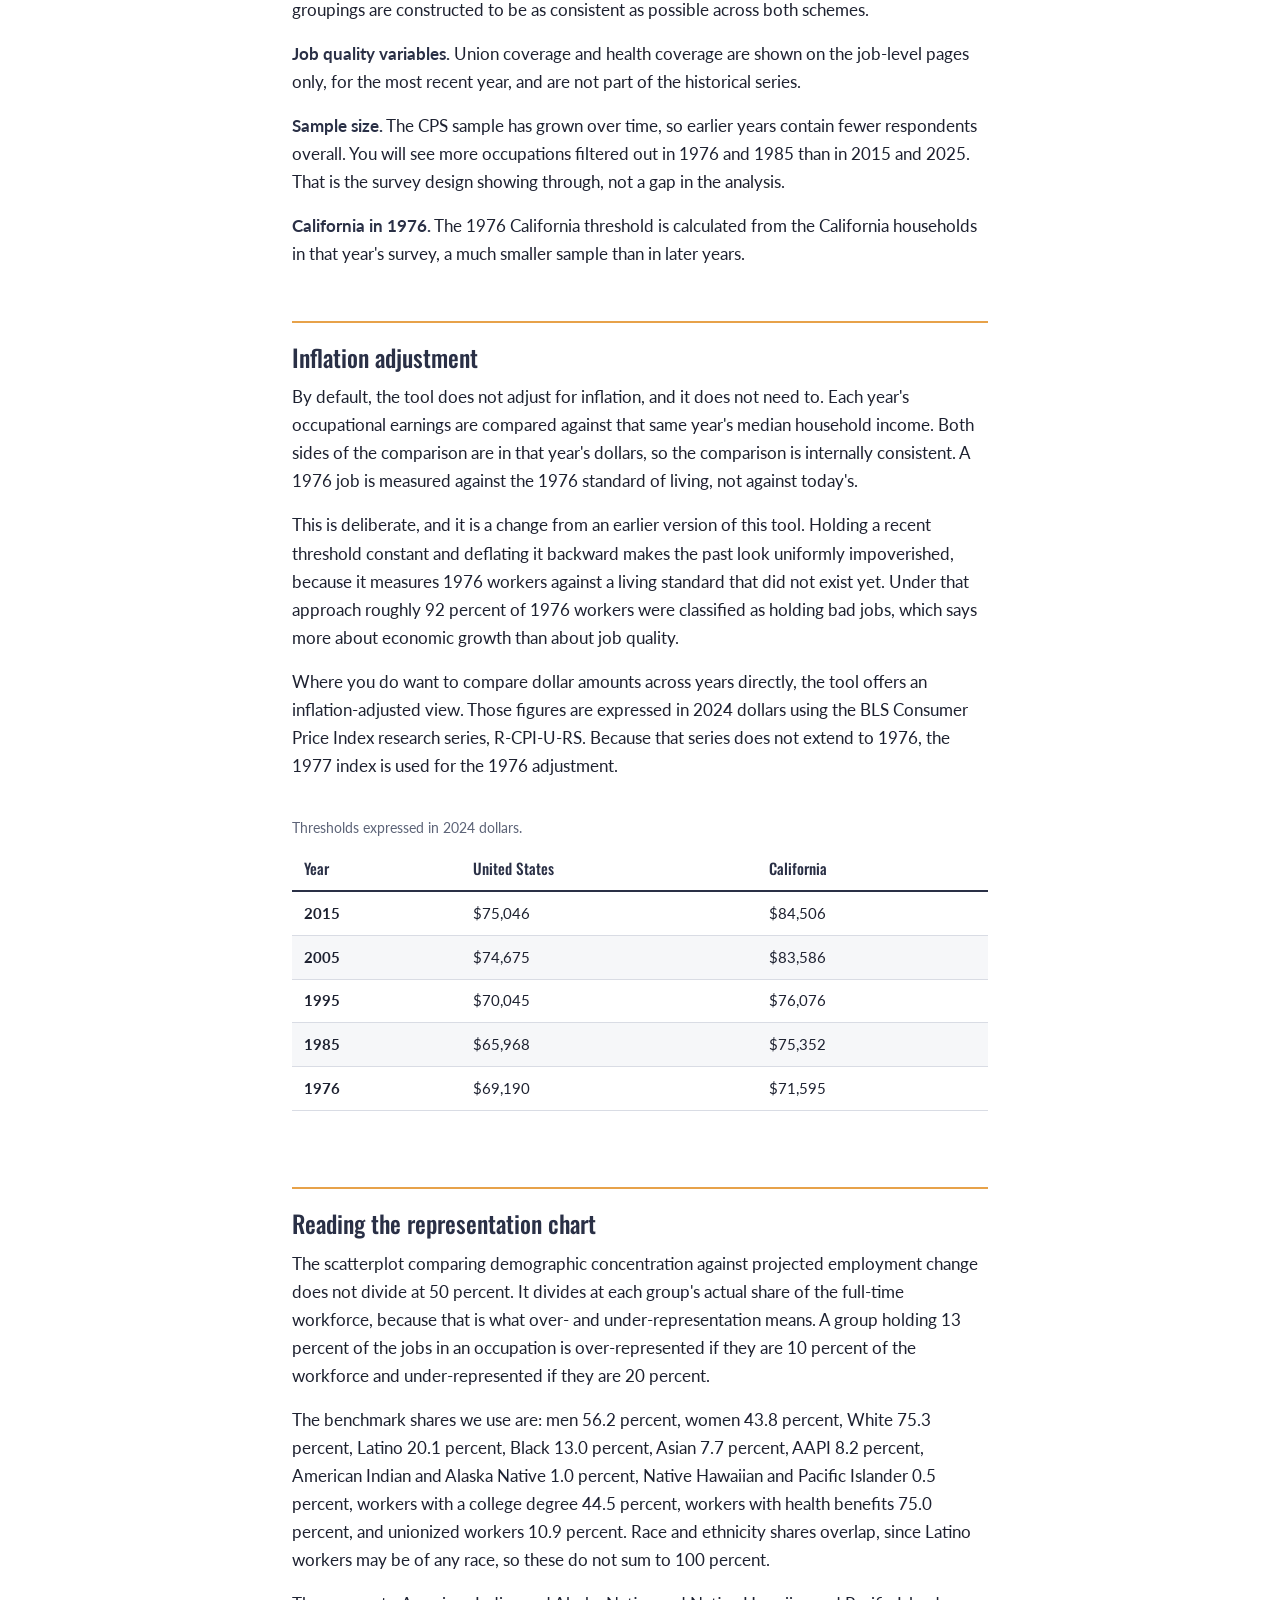
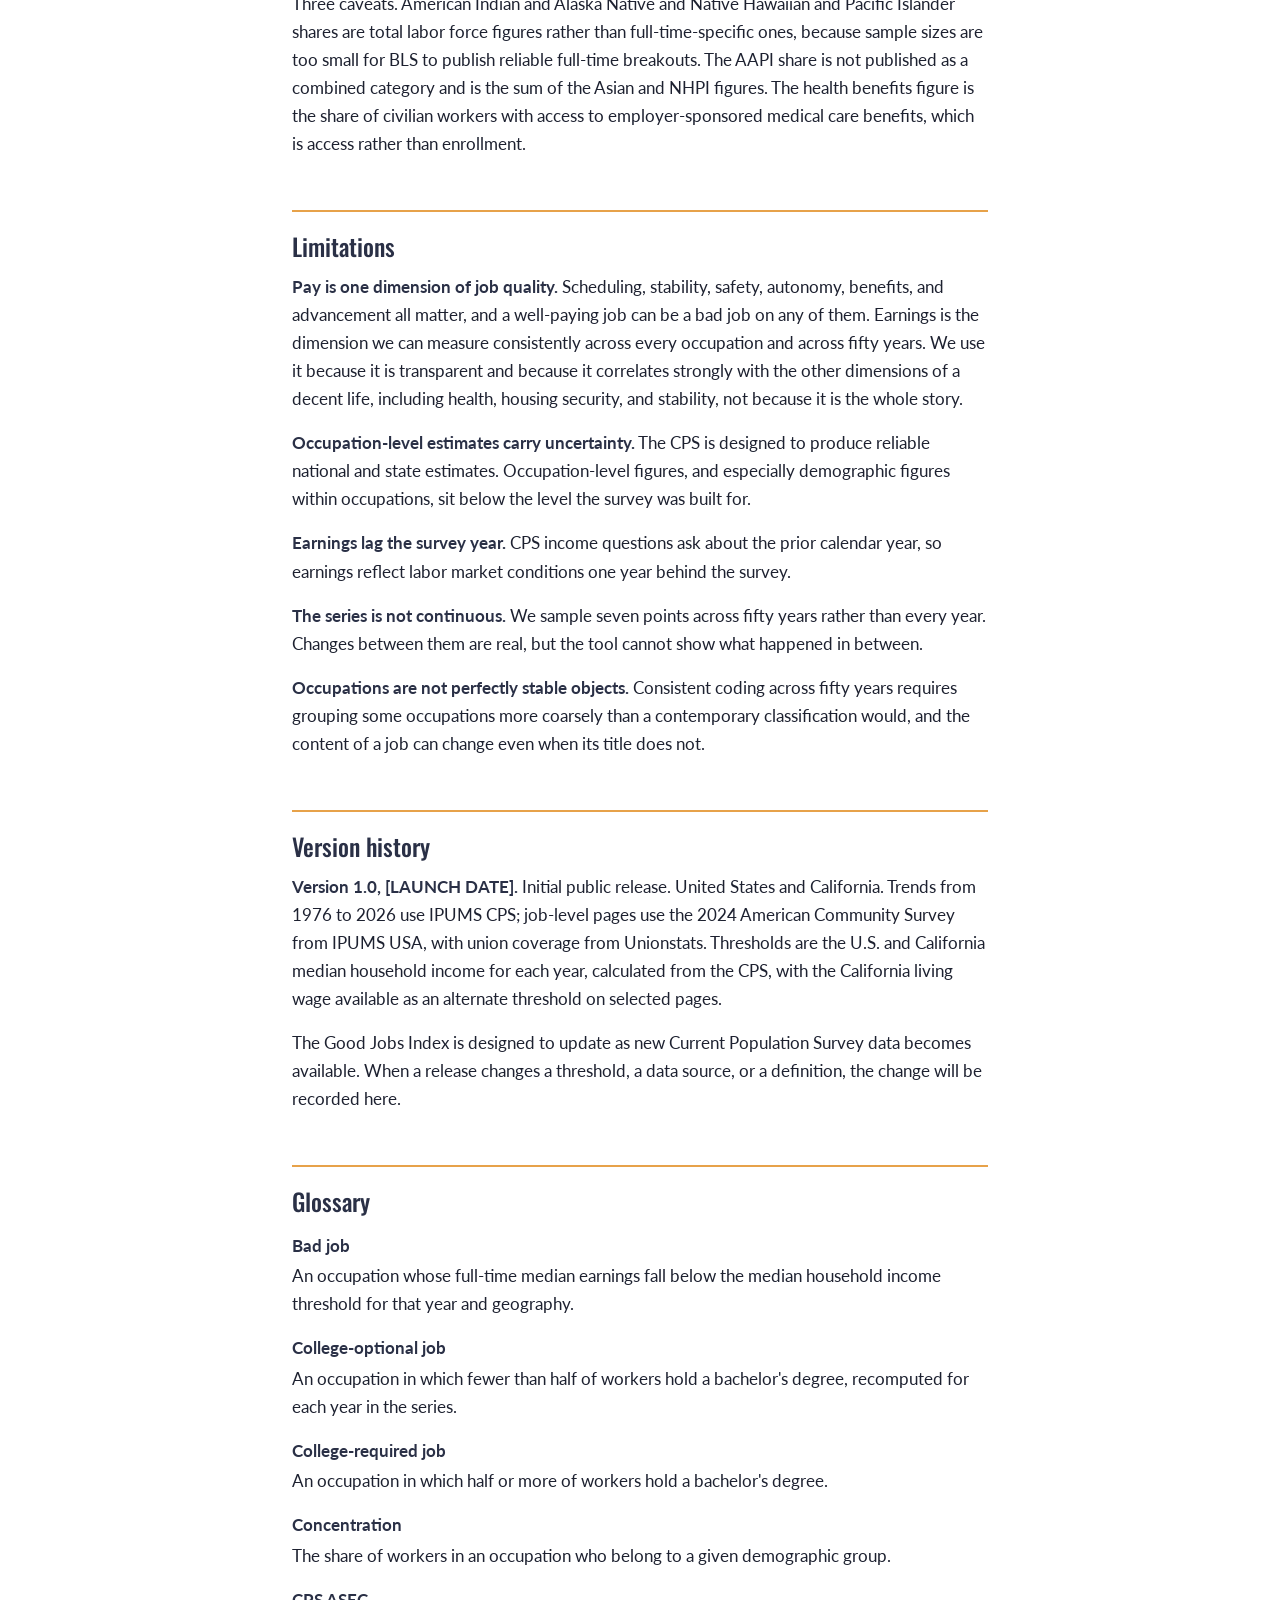
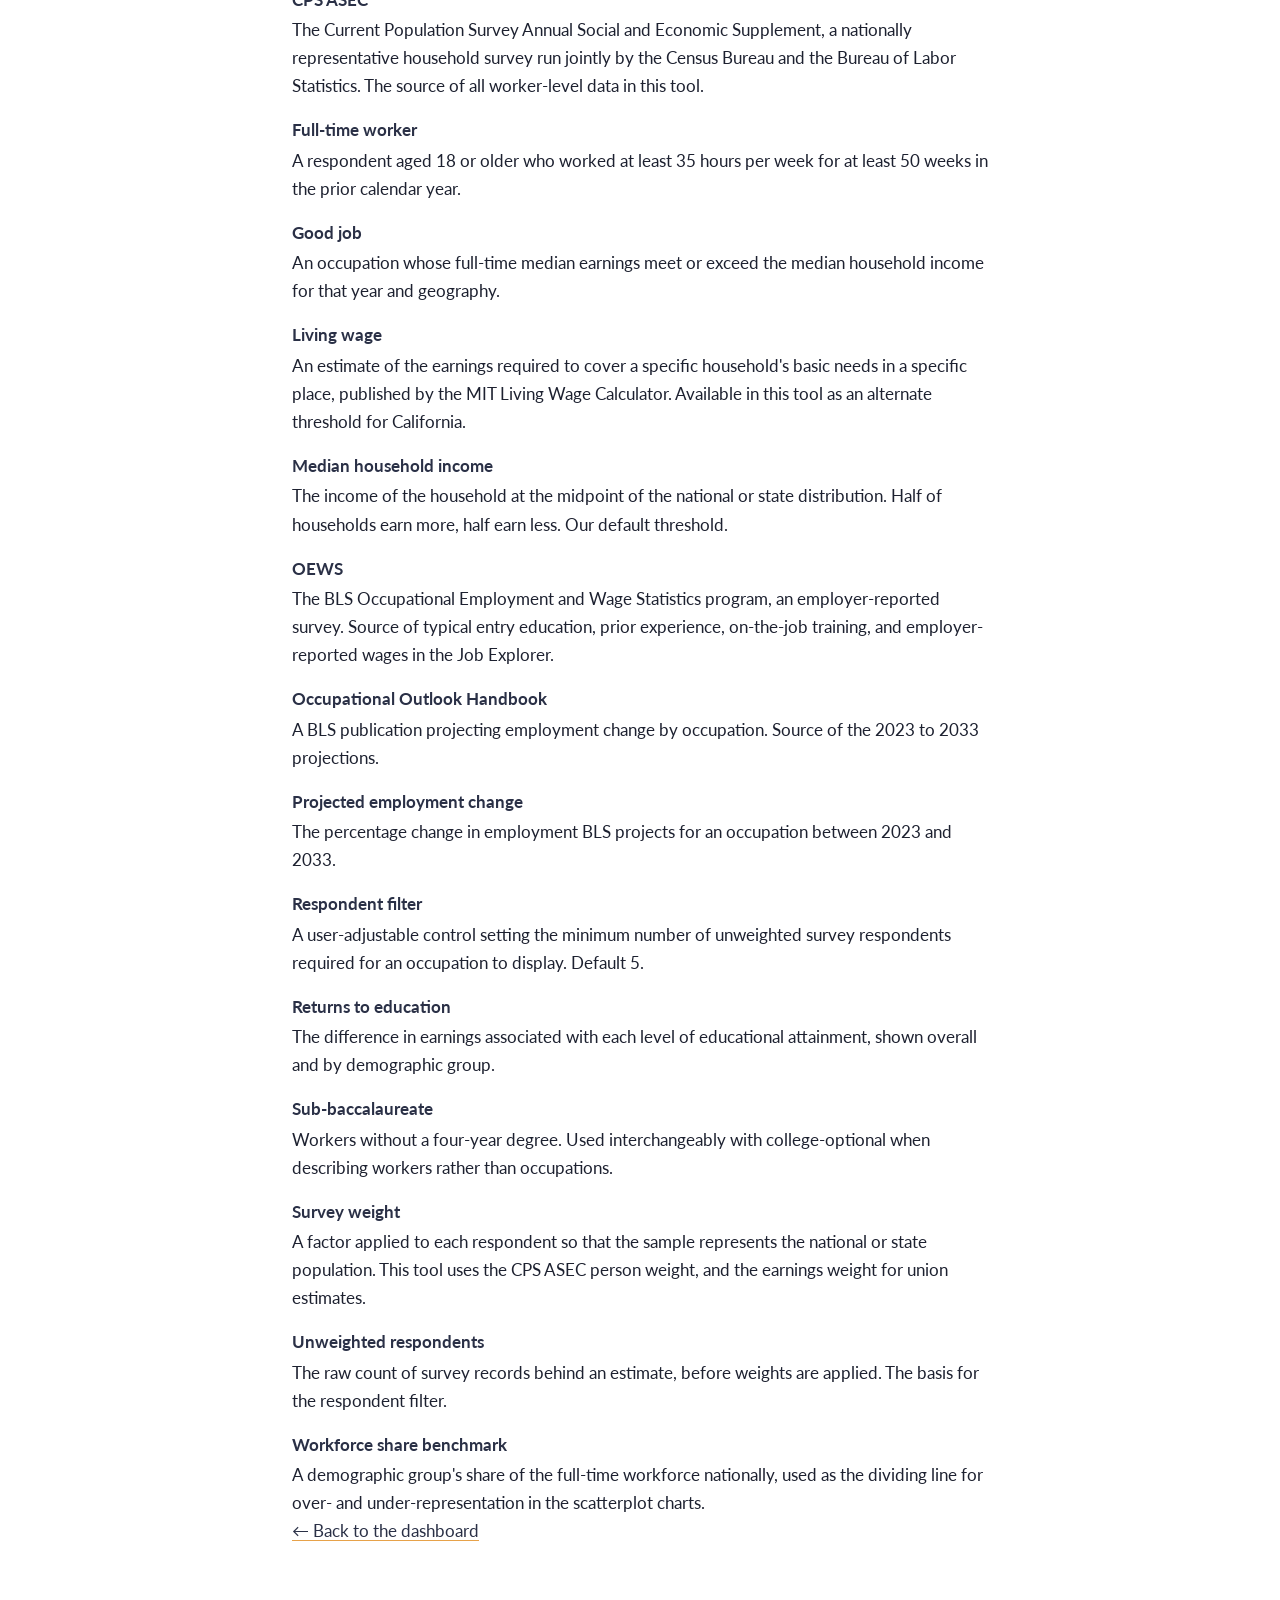
<file: methodology.html>
<!DOCTYPE html>
<html lang="en">
<head>
  <meta charset="UTF-8">
  <meta name="viewport" content="width=device-width, initial-scale=1.0">
  <title>Methodology · Good Jobs Index</title>
  <link rel="preconnect" href="https://fonts.googleapis.com">
  <link rel="preconnect" href="https://fonts.gstatic.com" crossorigin>
  <link href="https://fonts.googleapis.com/css2?family=Oswald:wght@400;500;600&family=Lato:wght@400;700&display=swap" rel="stylesheet">
  <link rel="stylesheet" href="styles.css">
</head>
<body data-page="methodology">

<style>
/* Site-shell integration: this page is a light editorial page, unlike the
   navy dashboard shell, so override the body ground and neutralize the
   dark-theme heading/strong styles that styles.css would otherwise leak in. */
body[data-page="methodology"] { background: #fff; }
.gji-method h1,
.gji-method h2,
.gji-method h3 { text-transform: none; letter-spacing: normal; }
.gji-method strong { color: var(--navy); }

.gji-method {
  --navy: #2a3046;
  --amber: #e7a24a;
  --ink: #1d2130;
  --muted: #5c6377;
  --rule: #d9dce4;
  --wash: #f6f7f9;

  color: var(--ink);
  font-family: 'Lato', system-ui, sans-serif;
  font-size: 1.0625rem;
  line-height: 1.65;
  max-width: 46rem;
  margin: 0 auto;
  padding: clamp(72px, 11vh, 112px) 1.25rem 6rem;
}

.gji-method h1,
.gji-method h2,
.gji-method h3 {
  font-family: 'Oswald', 'Lato', sans-serif;
  font-weight: 500;
  color: var(--navy);
  line-height: 1.2;
}

.gji-method h1 {
  font-size: clamp(2rem, 5vw, 2.75rem);
  margin: 0 0 0.5rem;
}

.gji-method h2 {
  font-size: 1.5rem;
  margin: 3.25rem 0 0.75rem;
  padding-top: 1.25rem;
  border-top: 2px solid var(--amber);
}

.gji-method h3 {
  font-size: 1.15rem;
  margin: 2rem 0 0.5rem;
  color: var(--ink);
}

.gji-method p { margin: 0 0 1rem; }
.gji-method ul { margin: 0 0 1rem; padding-left: 1.25rem; }
.gji-method li { margin-bottom: 0.5rem; }

.gji-method a {
  color: var(--navy);
  text-decoration-color: var(--amber);
  text-underline-offset: 3px;
}
.gji-method a:hover { color: var(--amber); }
.gji-method a:focus-visible {
  outline: 2px solid var(--amber);
  outline-offset: 2px;
}

.gji-method .byline {
  color: var(--muted);
  font-size: 0.95rem;
  margin-bottom: 2.5rem;
}
.gji-method .byline span { display: block; }

/* Contents */
.gji-method .contents {
  background: var(--wash);
  border-left: 3px solid var(--amber);
  padding: 1.25rem 1.5rem;
  margin-bottom: 2rem;
}
.gji-method .contents h2 {
  font-size: 1rem;
  margin: 0 0 0.5rem;
  border-top: 0;
  padding-top: 0;
}
.gji-method .contents ol {
  margin: 0;
  padding-left: 1.25rem;
  columns: 2;
  column-gap: 2rem;
  font-size: 0.95rem;
}
.gji-method .contents li { margin-bottom: 0.3rem; break-inside: avoid; }

/* Key terms up top */
.gji-method .keyterms {
  border: 1px solid var(--rule);
  padding: 1.25rem 1.5rem 0.5rem;
  margin-bottom: 1rem;
}
.gji-method .keyterms .term { font-weight: 700; color: var(--navy); }

/* Tables */
.gji-method table {
  width: 100%;
  border-collapse: collapse;
  margin: 1.25rem 0 1.5rem;
  font-size: 0.95rem;
}
.gji-method caption {
  text-align: left;
  color: var(--muted);
  font-size: 0.9rem;
  padding-bottom: 0.5rem;
}
.gji-method th,
.gji-method td {
  text-align: left;
  padding: 0.55rem 0.75rem;
  border-bottom: 1px solid var(--rule);
  vertical-align: top;
}
.gji-method thead th {
  font-family: 'Oswald', 'Lato', sans-serif;
  font-weight: 500;
  color: var(--navy);
  border-bottom: 2px solid var(--navy);
}
.gji-method tbody tr:nth-child(even) { background: var(--wash); }
.gji-method .num { font-variant-numeric: tabular-nums; }

.gji-method .table-scroll { overflow-x: auto; }

/* Steps */
.gji-method .steps { list-style: none; padding-left: 0; counter-reset: step; }
.gji-method .steps > li {
  counter-increment: step;
  padding-left: 2.75rem;
  position: relative;
  margin-bottom: 1.1rem;
}
.gji-method .steps > li::before {
  content: counter(step);
  position: absolute;
  left: 0;
  top: 0.1rem;
  width: 1.9rem;
  height: 1.9rem;
  border-radius: 50%;
  background: var(--navy);
  color: #fff;
  font-family: 'Oswald', 'Lato', sans-serif;
  display: grid;
  place-items: center;
  font-size: 0.95rem;
}
.gji-method .steps strong { color: var(--navy); }

/* Worked example */
.gji-method .example {
  background: var(--wash);
  border-left: 3px solid var(--navy);
  padding: 1.25rem 1.5rem 0.25rem;
  margin: 1.5rem 0;
}

/* Citation */
.gji-method .citation {
  font-size: 0.9rem;
  color: var(--muted);
  border-left: 3px solid var(--rule);
  padding-left: 1rem;
  margin: 1rem 0 0;
}

/* Glossary */
.gji-method dl { margin: 1rem 0 0; }
.gji-method dt {
  font-weight: 700;
  color: var(--navy);
  margin-top: 1rem;
}
.gji-method dd { margin: 0.15rem 0 0; }

@media (max-width: 40rem) {
  .gji-method .contents ol { columns: 1; }
}
</style>

<article class="gji-method">

  <h1>Methodology and Glossary</h1>
  <p class="byline">
    <span>Jasmine D. Hill, UCLA Luskin School of Public Affairs</span>
    <span>Last updated September 9, 2026</span>
  </p>

  <nav class="contents" aria-label="Contents">
    <h2>On this page</h2>
    <ol>
      <li><a href="#measures">What we measure, and why</a></li>
      <li><a href="#good-job">Defining a good job</a></li>
      <li><a href="#college-optional">Defining college-optional</a></li>
      <li><a href="#sources">Data sources</a></li>
      <li><a href="#estimates">How we build the estimates</a></li>
      <li><a href="#acs">Job-level pages and the American Community Survey</a></li>
      <li><a href="#reliability">Reliability and the respondent filter</a></li>
      <li><a href="#across-years">What changes across years</a></li>
      <li><a href="#inflation">Inflation adjustment</a></li>
      <li><a href="#representation">Reading the representation chart</a></li>
      <li><a href="#limitations">Limitations</a></li>
      <li><a href="#version">Version history</a></li>
      <li><a href="#glossary">Glossary</a></li>
    </ol>
  </nav>

  <div class="keyterms">
    <p><span class="term">Good job.</span> An occupation that pays a full-time worker at least the median household income for that year, in the United States or California depending on which scope you have selected. See <a href="#good-job">Defining a good job</a> for why we set the bar there.</p>
    <p><span class="term">College-optional job.</span> An occupation in which fewer than half of workers hold a bachelor's degree. See <a href="#college-optional">Defining college-optional</a>.</p>
  </div>
  <p>A full glossary of every other term used in the tool appears at the <a href="#glossary">end of this page</a>.</p>

  <h2 id="measures">What the Good Jobs Index measures, and why</h2>
  <p>The Good Jobs Index measures how many occupations pay enough for a single worker to live well, which of those occupations are open to workers without a four-year degree, and who holds them. It covers the United States and California from 1976 to today.</p>
  <p>We measure whether a job pays enough on its own, rather than whether a worker's household reaches a given standard. That choice reflects a commitment that runs through the whole tool: we want to decouple economic policy from family policy. Whether a job pays enough to live well should not depend on assumptions about whether the worker marries, partners, or has children. A labor market analysis should ask what work provides, and leave decisions about family to workers themselves.</p>
  <p>That principle explains most of the methodological choices that follow, including the one readers ask about most, which is why our threshold is set as high as it is.</p>

  <h2 id="good-job">Defining a good job</h2>
  <p>We define a good job as an occupation whose full-time pay meets or exceeds the median household income for that year and geography. In the 2025 edition that is $83,586 nationally and $100,007 in California.</p>
  <p>We set the bar high on purpose. One job should be enough to live well, so we ask whether a single worker can earn what a typical household earns, without relying on a second income to get there. Because the benchmark is a median, at least half of households already clear it. That makes it an observed, real-world standard rather than a modeled or arbitrary one, and it carries a built-in interpretation: a worker who reaches it has reached a standard the typical household actually attains.</p>

  <h3>Why household income rather than personal earnings</h3>
  <p>The most common objection to our threshold is that median household income is high. It is a lot to ask of one worker, since the typical household has roughly one and a half earners. Reviewers have suggested we use median personal earnings, or median earnings among full-time workers. We considered both and declined.</p>
  <p>A personal-earnings threshold sets a lower bar precisely because it assumes the gap to a household standard of living will be closed by someone else, usually a second earner. It quietly builds partnership, relationships, or marriage into the definition of who is doing well enough. That assumption is empirically shaky, given how many American households are single-adult, single-parent, or otherwise outside the two-earner template. It is also normatively troubling. Treating a lower personal wage as good enough holds that workers can accept less because a partner will make up the difference, and historically that logic has fallen hardest on women, for whom marriage has long been framed as an economic strategy.</p>
  <p>By setting an individual worker's target at the household median, we ask a simpler and, we think, fairer question: can this job, on its own, support a household-typical life? A worker who can answer yes is free to partner or not without that choice determining whether their work pays enough.</p>

  <h3>Comparing against a needs-based standard</h3>
  <p>A living wage is a valuable and complementary benchmark, and our threshold is inspired by that tradition. It answers a different question than ours, though. A living wage estimates what a specific household composition costs in a specific place, so the figure moves substantially with the number of adults and children assumed. Any single living-wage number applied across a whole labor force is therefore arbitrary with respect to the diversity of real households, and a schedule of them would make comparison across fifty years unwieldy.</p>
  <p>Rather than choose between the two, we let readers see both. On the pages where it is offered, such as Good Jobs, you can switch the threshold to the California living wage and compare directly against a needs-based standard. For 2025 those figures are $63,402 for one adult and $111,362 for one adult with one child.</p>

  <h3>What we do not do</h3>
  <ul>
    <li>We do not adjust the threshold for household size or composition.</li>
    <li>We do not apply a lower threshold to younger workers. Housing, food, transportation, and health care are not cheaper for a twenty-seven-year-old than for a thirty-seven-year-old in the same market, so we apply one standard to all adults.</li>
    <li>We do not claim to measure middle-class membership. Middle class is usually defined as a band, often the middle three quintiles. Ours is a floor, not a band. A job clears it or it does not, and there is no ceiling.</li>
  </ul>

  <h3>Threshold values by year</h3>
  <div class="table-scroll">
    <table>
      <caption>Median household income used as the good-job threshold, in each year's dollars.</caption>
      <thead>
        <tr><th scope="col">Year</th><th scope="col">United States</th><th scope="col">California</th></tr>
      </thead>
      <tbody>
        <tr><th scope="row">2026</th><td class="num">$87,285</td><td class="num">$100,009</td></tr>
        <tr><th scope="row">2025</th><td class="num">$83,586</td><td class="num">$100,007</td></tr>
        <tr><th scope="row">2015</th><td class="num">$53,595</td><td class="num">$60,001</td></tr>
        <tr><th scope="row">2005</th><td class="num">$44,097</td><td class="num">$49,180</td></tr>
        <tr><th scope="row">1995</th><td class="num">$32,140</td><td class="num">$35,147</td></tr>
        <tr><th scope="row">1985</th><td class="num">$22,260</td><td class="num">$25,020</td></tr>
        <tr><th scope="row">1976</th><td class="num">$11,700</td><td class="num">$12,119</td></tr>
      </tbody>
    </table>
  </div>
  <p>Three notes on this table. We calculate every threshold ourselves from the same Current Population Survey files as the trend data, as the median income across households, so that the bar and the jobs measured against it come from one source and one method. Our figures can differ slightly from the medians the Census Bureau publishes. Each year's figure reflects income earned in the prior calendar year, because that is what the survey asks about: the 2025 threshold is median household income for 2024. And the thresholds are not rounded, so a job whose median pay is exactly $100,000 falls just short of a $100,007 bar.</p>

  <h2 id="college-optional">Defining college-optional</h2>
  <p>A college-optional job is an occupation in which fewer than half of workers hold a bachelor's degree. We use the share of workers who actually hold a degree rather than the credential an employer says it prefers, because the first describes who is really in the job and the second describes who an employer says they want.</p>
  <p>We recompute this share every year in our series. An occupation is college-optional in 1995 if fewer than half of its workers held a degree in 1995, and it is evaluated again on its own terms in 2005, 2015, and 2025. This matters for reading the change-over-time charts. Some of the movement you see comes from occupations crossing the education line as their workforces credentialize, not only from pay changing. That is the measure working as intended. An occupation that once absorbed workers without a degree and no longer does has genuinely stopped being a path for them, and we want the tool to show that.</p>
  <p>We focus on this population because it is the majority. Roughly 61 percent of American adults aged 25 and over do not hold a bachelor's degree.</p>

  <h2 id="sources">Data sources</h2>
  <div class="table-scroll">
    <table>
      <thead>
        <tr><th scope="col">Component</th><th scope="col">Data vintage</th><th scope="col">Source</th></tr>
      </thead>
      <tbody>
        <tr><td>Trends over time: worker earnings, demographics, education, occupation</td><td>1976, 1985, 1995, 2005, 2015, 2025, 2026</td><td><a href="https://cps.ipums.org/cps/">IPUMS CPS</a>, Current Population Survey Annual Social and Economic Supplement</td></tr>
        <tr><td>Job-level pages (Good Jobs, Race and Gender Inequality, Job Explorer): worker earnings, demographics, education, employer health coverage, occupation</td><td>2024 (shown as the 2025 edition)</td><td><a href="https://usa.ipums.org/usa/">IPUMS USA</a>, American Community Survey 1-year sample</td></tr>
        <tr><td>Union coverage by occupation</td><td>2023 to 2025, pooled</td><td><a href="https://www.unionstats.com/">Unionstats</a> (Hirsch, Macpherson, and Even), national rates from the CPS Outgoing Rotation Groups</td></tr>
        <tr><td>U.S. and California median household income (good-job thresholds)</td><td>Per year listed above</td><td>Calculated from IPUMS CPS ASEC household records</td></tr>
        <tr><td>Inflation adjustment</td><td>Through 2024</td><td><a href="https://www.bls.gov/cpi/research-series/r-cpi-u-rs-home.htm">BLS Consumer Price Index research series, R-CPI-U-RS</a></td></tr>
        <tr><td>Living wage threshold, California</td><td>2025</td><td><a href="https://livingwage.mit.edu/">MIT Living Wage Calculator</a></td></tr>
        <tr><td>Typical entry education, prior experience, on-the-job training, employer-reported median wage</td><td>2024</td><td>BLS Occupational Employment and Wage Statistics (OEWS)</td></tr>
        <tr><td>Projected employment change</td><td>2023 to 2033</td><td><a href="https://www.bls.gov/ooh/">BLS Occupational Outlook Handbook</a></td></tr>
        <tr><td>Workforce share benchmarks, sex and race</td><td>2025 annual averages</td><td><a href="https://www.bls.gov/cps/cpsaat08.htm">BLS CPS Table A-8</a></td></tr>
        <tr><td>Workforce share benchmarks, AI/AN and NHPI</td><td>2023</td><td><a href="https://www.bls.gov/opub/reports/race-and-ethnicity/2023/">BLS, Labor Force Characteristics by Race and Ethnicity</a></td></tr>
        <tr><td>Workforce share benchmark, college</td><td>2024</td><td>U.S. Census Bureau, CPS ASEC educational attainment</td></tr>
        <tr><td>Workforce share benchmark, union</td><td>2025</td><td><a href="https://www.bls.gov/news.release/union2.nr0.htm">BLS, Union Members Summary</a></td></tr>
        <tr><td>Workforce share benchmark, health coverage</td><td>March 2024</td><td>BLS National Compensation Survey, Employee Benefits</td></tr>
      </tbody>
    </table>
  </div>
  <p class="citation">Please cite the underlying microdata as: Sarah Flood, Miriam King, Renae Rodgers, Steven Ruggles, J. Robert Warren, Daniel Backman, Etienne Breton, Grace Cooper, Julia A. Rivera Drew, Stephanie Richards, David Van Riper, and Kari C.W. Williams. IPUMS CPS: Version 13.0 [dataset]. Minneapolis, MN: IPUMS, 2025. <a href="https://doi.org/10.18128/D030.V13.0">https://doi.org/10.18128/D030.V13.0</a></p>
  <p class="citation">American Community Survey microdata: Steven Ruggles, Sarah Flood, Matthew Sobek, and colleagues. IPUMS USA: Version 16.0 [dataset]. Minneapolis, MN: IPUMS. <a href="https://doi.org/10.18128/D010.V16.0">https://doi.org/10.18128/D010.V16.0</a>. Union coverage: Barry T. Hirsch, David A. Macpherson, and William E. Even, Union Membership, Coverage, and Earnings from the CPS, <a href="https://www.unionstats.com/">unionstats.com</a>.</p>

  <h2 id="estimates">How we build the estimates</h2>
  <ol class="steps">
    <li><strong>Restrict the sample.</strong> We keep respondents who are 18 or older and who worked full time, full year, meaning at least 35 hours per week for at least 50 weeks in the prior calendar year. The Good Jobs Index is a measure of what full-time work pays, so part-year and part-time workers are outside its scope.</li>
    <li><strong>Assign each worker to an occupation.</strong> We use the occupation of the longest job held in the prior calendar year, since that is the job the reported earnings correspond to. For the historical series we use a consistent 1990 occupational basis so that occupations can be compared across fifty years. For the current-year detail in the Job Explorer we use the contemporary occupation coding, crosswalked to 2018 Standard Occupational Classification codes so that employer-reported information from OEWS and the Occupational Outlook Handbook can be attached.</li>
    <li><strong>Apply survey weights.</strong> All counts and shares are weighted using the CPS ASEC person weight, so that estimates describe the population rather than the raw sample.</li>
    <li><strong>Compute occupation-level figures.</strong> For each occupation in each year and geography, we calculate median earnings overall and for each demographic group, the number of workers, and the share of workers in each group.</li>
    <li><strong>Classify.</strong> Each occupation is compared against two thresholds. Its median earnings are compared against the median household income for that same year and geography, which makes it a good job or not. Its share of degree holders is compared against 50 percent, which makes it college-optional or not. The two are independent, so every occupation lands in one of four categories.</li>
  </ol>

  <div class="example">
    <h3>A worked example</h3>
    <p>Suppose an occupation in 2025 has median full-time earnings of $88,000, and 30 percent of the people working in it hold a bachelor's degree. Its earnings clear the 2025 national threshold of $83,586, so it is a good job. Fewer than half of its workers hold a degree, so it is college-optional. It therefore appears in the good and college-optional group, which is the group the tool is centrally concerned with.</p>
    <p>Now suppose the same occupation is examined in 2015. The relevant comparison is not $83,586. It is the 2015 national threshold of $53,595, compared against that occupation's 2015 median earnings. And the degree share is recalculated using 2015 workers. An occupation can therefore be a good college-optional job in one year and not in another, either because its pay moved relative to the national median or because its workforce credentialized.</p>
  </div>

  <h3>What we do not do</h3>
  <ul>
    <li>We do not impute estimates for one demographic group from another. Every figure shown for a group is calculated from respondents in that group.</li>
    <li>We do not model or smooth occupation-level estimates. What you see is what the survey reports, weighted to population.</li>
    <li>We do not use employer-reported wages to classify jobs as good or bad. Those figures appear in the Job Explorer for context, but classification always uses worker-reported survey earnings: the Current Population Survey for trends over time and the American Community Survey for the job-level pages.</li>
  </ul>

  <h2 id="acs">Job-level pages and the American Community Survey</h2>
  <p>The Good Jobs Index draws on two surveys, each used for what it does best. Trends over time come from the Current Population Survey, the only source that reaches back to 1976. The pages that describe individual occupations today (Good Jobs, Race and Gender Inequality, and the Job Explorer) come from the American Community Survey (ACS).</p>
  <p>We use the ACS for job-level detail because of its size. The 2024 ACS gives us about 1.15 million full-time, full-year workers nationally and about 130,000 in California, roughly twenty times what the CPS provides. With the CPS, fewer than three in four national occupations and fewer than one in four California occupations had at least 15 respondents. With the ACS, every national occupation and nearly nine in ten California occupations do. Pay estimates for small occupations, and for California in particular, are far more stable as a result. Where both surveys have adequate samples, their occupation medians agree closely.</p>
  <p>What is the same: the full-time, full-year restriction (at least 35 usual hours per week and at least 50 weeks worked, age 18 and older), the occupation coding, the definition of college-optional, and the good-job thresholds, which remain the CPS-based median household incomes described above.</p>
  <p>What differs:</p>
  <ul>
    <li><strong>Reference period.</strong> The ACS asks about the past 12 months and is collected throughout the year. We label the 2024 ACS as the 2025 edition so that it lines up with the CPS convention, in which the 2025 survey reports 2024 income.</li>
    <li><strong>Occupation.</strong> The ACS records a worker's current or most recent job, where the CPS records the longest job held in the prior year.</li>
    <li><strong>Earnings.</strong> We use total earnings from work, meaning wages plus self-employment income, so that occupations with many self-employed workers are measured fairly.</li>
    <li><strong>Health coverage.</strong> The ACS measure counts anyone covered by an employer or union plan, including coverage through a family member's job. It runs higher than a measure limited to a worker's own employer.</li>
    <li><strong>Union coverage.</strong> The ACS does not ask about unions. Union figures are published national rates of union contract coverage by occupation, pooled across 2023 to 2025. The same national rate is shown for California, because state-by-occupation rates are not published. Occupations with too few observations in the source are left blank. The megaphone symbol marks occupations where 20 percent or more of workers are covered.</li>
    <li><strong>Race and ethnicity.</strong> Groups are single-race and non-Hispanic, with Latino workers of any race counted as Latino, matching the CPS approach as closely as the ACS categories allow.</li>
  </ul>
  <p>Job-level pages show the most recent ACS year available. The 2026 edition of these pages will be added when the Census Bureau releases the 2025 ACS. Until then, selecting 2026 on a job-level page shows the 2025 edition.</p>

  <h2 id="reliability">Reliability and the respondent filter</h2>
  <p>Both surveys are samples, so estimates built on a small number of respondents carry more uncertainty than estimates built on many. This matters most in three places: California rather than national figures, since the state sample is smaller; the trend pages, which rely on the smaller CPS; smaller occupations; and demographic subgroups within an occupation, where geography, occupation, and group intersect and the underlying count can be very small even when the occupation overall is well covered.</p>
  <p>Rather than impose a single cutoff, we let you set your own. The respondent filter controls the minimum number of unweighted survey respondents an occupation must have before it appears. Unweighted means the actual count of survey records, before population weights are applied. The default is 15. Occupations with fewer than 30 respondents are marked with a caution symbol.</p>
  <p>How to think about the setting:</p>
  <ul>
    <li><strong>30 or more.</strong> Estimates at this level are stable enough for general use and public reporting, and this is the conventional threshold used by federal statistical agencies. Fewer occupations appear, particularly in California and in earlier years.</li>
    <li><strong>15 to 29.</strong> Usable with care. Expect more volatility, especially in subgroup figures.</li>
    <li><strong>Below 15.</strong> Use for exploration rather than for citation. At very low counts a single respondent can move a median substantially, and demographic shares can round to zero or to 100 percent simply because only a few people were surveyed.</li>
  </ul>
  <p>One caution that applies at every setting. The filter operates on the occupation's overall respondent count. A demographic subgroup within that occupation, such as Black women or Latino men in a given field, may rest on far fewer respondents than the occupation-level count suggests. Subgroup figures deserve more caution than the filter alone provides.</p>

  <h2 id="across-years">What changes across years</h2>
  <p>Fifty years of survey data is not fifty years of identical questions. The following changes affect comparability, and we state them plainly rather than smoothing over them.</p>
  <p><strong>Earnings variable.</strong> From 1995 forward we use earnings from the longest job held in the prior year. For 1985 and 1976 that variable is not available, so we use wage and salary income.</p>
  <p><strong>Race and ethnicity categories.</strong> For 2005 through 2026, Asian workers are identified separately. For 1995, Asian and Pacific Islander workers are combined into a single AAPI category. For 1985 and 1976, the survey does not distinguish Asian or Pacific Islander workers at all, and they fall into a broader Other category. Race-specific comparisons should not be run straight across all years without noting this.</p>
  <p><strong>Educational attainment categories.</strong> From 1995 forward the categories are high school or less, some college, bachelor's degree, and master's degree or higher. For 1985 and 1976 the survey instead records years of college completed, giving high school or less, one to three years of college, four years of college, and five or more years of college. Our degree and non-degree groupings are constructed to be as consistent as possible across both schemes.</p>
  <p><strong>Job quality variables.</strong> Union coverage and health coverage are shown on the job-level pages only, for the most recent year, and are not part of the historical series.</p>
  <p><strong>Sample size.</strong> The CPS sample has grown over time, so earlier years contain fewer respondents overall. You will see more occupations filtered out in 1976 and 1985 than in 2015 and 2025. That is the survey design showing through, not a gap in the analysis.</p>
  <p><strong>California in 1976.</strong> The 1976 California threshold is calculated from the California households in that year's survey, a much smaller sample than in later years.</p>

  <h2 id="inflation">Inflation adjustment</h2>
  <p>By default, the tool does not adjust for inflation, and it does not need to. Each year's occupational earnings are compared against that same year's median household income. Both sides of the comparison are in that year's dollars, so the comparison is internally consistent. A 1976 job is measured against the 1976 standard of living, not against today's.</p>
  <p>This is deliberate, and it is a change from an earlier version of this tool. Holding a recent threshold constant and deflating it backward makes the past look uniformly impoverished, because it measures 1976 workers against a living standard that did not exist yet. Under that approach roughly 92 percent of 1976 workers were classified as holding bad jobs, which says more about economic growth than about job quality.</p>
  <p>Where you do want to compare dollar amounts across years directly, the tool offers an inflation-adjusted view. Those figures are expressed in 2024 dollars using the BLS Consumer Price Index research series, R-CPI-U-RS. Because that series does not extend to 1976, the 1977 index is used for the 1976 adjustment.</p>
  <div class="table-scroll">
    <table>
      <caption>Thresholds expressed in 2024 dollars.</caption>
      <thead>
        <tr><th scope="col">Year</th><th scope="col">United States</th><th scope="col">California</th></tr>
      </thead>
      <tbody>
        <tr><th scope="row">2015</th><td class="num">$75,046</td><td class="num">$84,506</td></tr>
        <tr><th scope="row">2005</th><td class="num">$74,675</td><td class="num">$83,586</td></tr>
        <tr><th scope="row">1995</th><td class="num">$70,045</td><td class="num">$76,076</td></tr>
        <tr><th scope="row">1985</th><td class="num">$65,968</td><td class="num">$75,352</td></tr>
        <tr><th scope="row">1976</th><td class="num">$69,190</td><td class="num">$71,595</td></tr>
      </tbody>
    </table>
  </div>

  <h2 id="representation">Reading the representation chart</h2>
  <p>The scatterplot comparing demographic concentration against projected employment change does not divide at 50 percent. It divides at each group's actual share of the full-time workforce, because that is what over- and under-representation means. A group holding 13 percent of the jobs in an occupation is over-represented if they are 10 percent of the workforce and under-represented if they are 20 percent.</p>
  <p>The benchmark shares we use are: men 56.2 percent, women 43.8 percent, White 75.3 percent, Latino 20.1 percent, Black 13.0 percent, Asian 7.7 percent, AAPI 8.2 percent, American Indian and Alaska Native 1.0 percent, Native Hawaiian and Pacific Islander 0.5 percent, workers with a college degree 44.5 percent, workers with health benefits 75.0 percent, and unionized workers 10.9 percent. Race and ethnicity shares overlap, since Latino workers may be of any race, so these do not sum to 100 percent.</p>
  <p>Three caveats. American Indian and Alaska Native and Native Hawaiian and Pacific Islander shares are total labor force figures rather than full-time-specific ones, because sample sizes are too small for BLS to publish reliable full-time breakouts. The AAPI share is not published as a combined category and is the sum of the Asian and NHPI figures. The health benefits figure is the share of civilian workers with access to employer-sponsored medical care benefits, which is access rather than enrollment.</p>

  <h2 id="limitations">Limitations</h2>
  <p><strong>Pay is one dimension of job quality.</strong> Scheduling, stability, safety, autonomy, benefits, and advancement all matter, and a well-paying job can be a bad job on any of them. Earnings is the dimension we can measure consistently across every occupation and across fifty years. We use it because it is transparent and because it correlates strongly with the other dimensions of a decent life, including health, housing security, and stability, not because it is the whole story.</p>
  <p><strong>Occupation-level estimates carry uncertainty.</strong> The CPS is designed to produce reliable national and state estimates. Occupation-level figures, and especially demographic figures within occupations, sit below the level the survey was built for.</p>
  <p><strong>Earnings lag the survey year.</strong> CPS income questions ask about the prior calendar year, so earnings reflect labor market conditions one year behind the survey.</p>
  <p><strong>The series is not continuous.</strong> We sample seven points across fifty years rather than every year. Changes between them are real, but the tool cannot show what happened in between.</p>
  <p><strong>Occupations are not perfectly stable objects.</strong> Consistent coding across fifty years requires grouping some occupations more coarsely than a contemporary classification would, and the content of a job can change even when its title does not.</p>

  <h2 id="version">Version history</h2>
  <p><strong>Version 1.0, [LAUNCH DATE].</strong> Initial public release. United States and California. Trends from 1976 to 2026 use IPUMS CPS; job-level pages use the 2024 American Community Survey from IPUMS USA, with union coverage from Unionstats. Thresholds are the U.S. and California median household income for each year, calculated from the CPS, with the California living wage available as an alternate threshold on selected pages.</p>
  <p>The Good Jobs Index is designed to update as new Current Population Survey data becomes available. When a release changes a threshold, a data source, or a definition, the change will be recorded here.</p>

  <h2 id="glossary">Glossary</h2>
  <dl>
    <dt>Bad job</dt>
    <dd>An occupation whose full-time median earnings fall below the median household income threshold for that year and geography.</dd>

    <dt>College-optional job</dt>
    <dd>An occupation in which fewer than half of workers hold a bachelor's degree, recomputed for each year in the series.</dd>

    <dt>College-required job</dt>
    <dd>An occupation in which half or more of workers hold a bachelor's degree.</dd>

    <dt>Concentration</dt>
    <dd>The share of workers in an occupation who belong to a given demographic group.</dd>

    <dt>CPS ASEC</dt>
    <dd>The Current Population Survey Annual Social and Economic Supplement, a nationally representative household survey run jointly by the Census Bureau and the Bureau of Labor Statistics. The source of all worker-level data in this tool.</dd>

    <dt>Full-time worker</dt>
    <dd>A respondent aged 18 or older who worked at least 35 hours per week for at least 50 weeks in the prior calendar year.</dd>

    <dt>Good job</dt>
    <dd>An occupation whose full-time median earnings meet or exceed the median household income for that year and geography.</dd>

    <dt>Living wage</dt>
    <dd>An estimate of the earnings required to cover a specific household's basic needs in a specific place, published by the MIT Living Wage Calculator. Available in this tool as an alternate threshold for California.</dd>

    <dt>Median household income</dt>
    <dd>The income of the household at the midpoint of the national or state distribution. Half of households earn more, half earn less. Our default threshold.</dd>

    <dt>OEWS</dt>
    <dd>The BLS Occupational Employment and Wage Statistics program, an employer-reported survey. Source of typical entry education, prior experience, on-the-job training, and employer-reported wages in the Job Explorer.</dd>

    <dt>Occupational Outlook Handbook</dt>
    <dd>A BLS publication projecting employment change by occupation. Source of the 2023 to 2033 projections.</dd>

    <dt>Projected employment change</dt>
    <dd>The percentage change in employment BLS projects for an occupation between 2023 and 2033.</dd>

    <dt>Respondent filter</dt>
    <dd>A user-adjustable control setting the minimum number of unweighted survey respondents required for an occupation to display. Default 5.</dd>

    <dt>Returns to education</dt>
    <dd>The difference in earnings associated with each level of educational attainment, shown overall and by demographic group.</dd>

    <dt>Sub-baccalaureate</dt>
    <dd>Workers without a four-year degree. Used interchangeably with college-optional when describing workers rather than occupations.</dd>

    <dt>Survey weight</dt>
    <dd>A factor applied to each respondent so that the sample represents the national or state population. This tool uses the CPS ASEC person weight, and the earnings weight for union estimates.</dd>

    <dt>Unweighted respondents</dt>
    <dd>The raw count of survey records behind an estimate, before weights are applied. The basis for the respondent filter.</dd>

    <dt>Workforce share benchmark</dt>
    <dd>A demographic group's share of the full-time workforce nationally, used as the dividing line for over- and under-representation in the scatterplot charts.</dd>
  </dl>

  <p><a href="index.html">← Back to the dashboard</a></p>

</article>

<script src="app.js"></script>
</body>
</html>
</file>
<file: styles.css>
/* =========================================================================
   Shared styling for the Good Jobs site.
   Palette and type are pulled from the dashboard: dark navy ground, warm
   amber accent, condensed uppercase display headings, humanist body text,
   and the info-circle icon. Edit the tokens below to retune globally.
   ========================================================================= */

:root {
  --bg:        #2a3046;   /* dashboard navy ground */
  --bg-deep:   #222840;   /* panels, menus, modals */
  --panel:     #333b57;   /* lifted surface */
  --amber:     #e7a24a;   /* headings, icon, links */
  --amber-deep:#d98f38;   /* hovers, eyebrows */
  --amber-soft:rgba(231,162,74,.28);
  --text:      #edeff5;
  --muted:     #a7adc2;
  --line:      rgba(231,162,74,.22);  /* thin amber hairline, a dashboard motif */
  --radius:    8px;
  --maxw:      760px;
}

* { margin: 0; padding: 0; box-sizing: border-box; }

html, body { height: 100%; }
body[data-page="index"] { overflow: hidden; }

body {
  background: var(--bg);
  color: var(--text);
  font-family: "Lato", -apple-system, BlinkMacSystemFont, "Segoe UI", Roboto, sans-serif;
  line-height: 1.6;
  -webkit-font-smoothing: antialiased;
}

/* ---- Type ------------------------------------------------------------- */
h1, h2, h3, .eyebrow, .display {
  font-family: "Oswald", "Lato", sans-serif;
  text-transform: uppercase;
  letter-spacing: .02em;
  color: var(--amber);
  font-weight: 600;
  line-height: 1.08;
}

.eyebrow {
  font-size: .8rem;
  letter-spacing: .2em;
  color: var(--amber-deep);
  margin-bottom: .7rem;
}

.page-title { font-size: clamp(2.1rem, 5vw, 3.3rem); margin-bottom: 1.3rem; }
h2 { font-size: 1.35rem; margin: 2rem 0 .8rem; letter-spacing: .04em; }

p { margin: 0 0 1.1rem; }
.lead { font-size: 1.12rem; }
.muted { color: var(--muted); }

a { color: var(--amber); text-decoration: underline; text-underline-offset: 3px; }
a:hover { color: var(--amber-deep); }

strong { color: var(--text); font-weight: 700; }

/* ---- Content page shell ---------------------------------------------- */
.page-wrap {
  min-height: 100%;
  padding: clamp(72px, 11vh, 128px) 24px 128px;
  display: flex;
  justify-content: center;
}
.content { width: 100%; max-width: var(--maxw); }

/* A boxed panel with the dashboard's thin amber border */
.panel {
  border: 1px solid var(--line);
  border-radius: var(--radius);
  background: rgba(255,255,255,.015);
  padding: 22px 24px;
}

/* ---- Full-screen viz stage (home) --------------------------------------
   The viz always renders at its fixed design canvas (1500x900, set in
   app.js) and is scaled uniformly — like an image — to fit the window.
   Tableau never re-lays-out, so the layout can't degrade at odd sizes;
   any letterboxing lands on the same navy as the dashboard ground. ------- */
.viz-stage { position: fixed; inset: 0; background: var(--bg); overflow: hidden; }
.viz-stage .tableauPlaceholder {
  position: absolute;
  top: 50%;
  left: 50%;
  transform-origin: center;
}

/* ---- Hamburger + menu (top right) ------------------------------------ */
.nav-toggle {
  position: fixed; top: 18px; right: 18px; z-index: 60;
  width: 44px; height: 44px;
  display: inline-flex; align-items: center; justify-content: center;
  background: var(--bg-deep);
  border: 1px solid var(--amber-soft);
  border-radius: var(--radius);
  cursor: pointer;
}
.nav-toggle span, .nav-toggle span::before, .nav-toggle span::after {
  content: ""; display: block; width: 20px; height: 2px;
  background: var(--amber); border-radius: 2px; position: relative;
  transition: transform .2s ease, opacity .2s ease;
}
.nav-toggle span::before { position: absolute; top: -6px; }
.nav-toggle span::after  { position: absolute; top:  6px; }
.nav-toggle[aria-expanded="true"] span { background: transparent; }
.nav-toggle[aria-expanded="true"] span::before { transform: translateY(6px) rotate(45deg); }
.nav-toggle[aria-expanded="true"] span::after  { transform: translateY(-6px) rotate(-45deg); }

.nav-menu {
  position: fixed; top: 70px; right: 18px; z-index: 59;
  min-width: 210px;
  background: var(--bg-deep);
  border: 1px solid var(--line);
  border-radius: var(--radius);
  padding: 8px;
  box-shadow: 0 12px 40px rgba(0,0,0,.35);
  transform-origin: top right;
  transition: opacity .18s ease, transform .18s ease;
}
.nav-menu[hidden] { display: block; opacity: 0; transform: scale(.96); pointer-events: none; }
.nav-menu a {
  display: block; padding: 10px 12px; border-radius: 6px;
  color: var(--text); text-decoration: none;
  font-family: "Oswald", sans-serif; text-transform: uppercase;
  letter-spacing: .1em; font-size: .82rem;
}
.nav-menu a:hover { background: rgba(231,162,74,.12); color: var(--amber); }
.nav-menu a[aria-current="page"] { color: var(--amber); }
.nav-menu a[aria-current="page"]::before { content: "— "; color: var(--amber-deep); }

/* ---- Feedback floating button (bottom right) ------------------------- */
.fab {
  position: fixed; right: 20px; bottom: 20px; z-index: 60;
  display: inline-flex; align-items: center; gap: .5rem;
  background: var(--bg-deep);
  border: 1px solid var(--amber-soft);
  color: var(--text);
  padding: .55rem .9rem .55rem .7rem;
  border-radius: 999px; cursor: pointer;
  font-family: "Oswald", sans-serif; text-transform: uppercase;
  letter-spacing: .08em; font-size: .78rem;
}
.fab:hover { border-color: var(--amber); }
.fab svg { width: 20px; height: 20px; display: block; }

/* ---- Modal ------------------------------------------------------------ */
.modal-overlay {
  position: fixed; inset: 0; z-index: 80;
  background: rgba(16,19,32,.55);
  -webkit-backdrop-filter: blur(2px); backdrop-filter: blur(2px);
  display: flex; align-items: center; justify-content: center; padding: 24px;
  transition: opacity .18s ease;
}
.modal-overlay[hidden] { display: flex; opacity: 0; pointer-events: none; }
.modal {
  background: var(--bg-deep);
  border: 1px solid var(--line);
  border-radius: var(--radius);
  width: 100%; max-width: 440px; padding: 24px;
}
.modal-head { display: flex; align-items: center; gap: .6rem; margin-bottom: .3rem; }
.modal-head svg { width: 24px; height: 24px; }
.modal-title { font-size: 1.25rem; }
.modal-close {
  margin-left: auto; background: none; border: none; color: var(--muted);
  font-size: 1.4rem; line-height: 1; cursor: pointer;
}
.modal-close:hover { color: var(--text); }

/* ---- Feedback form (shared by modal + full page) --------------------- */
.fb-form { margin-top: 1rem; }
.fb-label {
  display: block; font-family: "Oswald", sans-serif; text-transform: uppercase;
  letter-spacing: .12em; font-size: .74rem; color: var(--muted); margin-bottom: .55rem;
}
.fb-segment { display: flex; gap: 8px; margin-bottom: 1.1rem; }
.fb-segment label {
  flex: 1; text-align: center; cursor: pointer;
  border: 1px solid var(--amber-soft); border-radius: 6px;
  padding: .55rem .5rem; font-size: .9rem; color: var(--muted);
  transition: background .15s ease, color .15s ease, border-color .15s ease;
}
.fb-segment input { position: absolute; opacity: 0; pointer-events: none; }
.fb-segment input:checked + label,
.fb-segment label:hover { color: var(--text); border-color: var(--amber); background: rgba(231,162,74,.12); }
.fb-segment input:focus-visible + label { outline: 2px solid var(--amber); outline-offset: 2px; }

.fb-input, .fb-textarea {
  width: 100%; background: var(--bg); color: var(--text);
  border: 1px solid var(--amber-soft); border-radius: 6px;
  padding: .7rem .8rem; font: inherit; margin-bottom: 1rem;
}
.fb-textarea { min-height: 130px; resize: vertical; }
.fb-input::placeholder, .fb-textarea::placeholder { color: #7d8399; }
.fb-input:focus, .fb-textarea:focus { outline: none; border-color: var(--amber); }

.fb-submit {
  background: var(--amber); color: #23283c; border: none; border-radius: 6px;
  padding: .7rem 1.4rem; cursor: pointer;
  font-family: "Oswald", sans-serif; text-transform: uppercase; letter-spacing: .08em;
  font-size: .85rem; font-weight: 600;
}
.fb-submit:hover { background: var(--amber-deep); }
.fb-submit:disabled { opacity: .6; cursor: default; }
.fb-status { margin-top: .9rem; font-size: .92rem; min-height: 1.2rem; }
.fb-status.ok  { color: var(--amber); }
.fb-status.err { color: #f0a5a5; }

/* ---- Countdown (About) ------------------------------------------------ */
.countdown { display: flex; gap: 14px; margin: 1.4rem 0 .4rem; flex-wrap: wrap; }
.count-cell {
  border: 1px solid var(--line); border-radius: var(--radius);
  padding: 14px 18px; min-width: 92px; text-align: center;
  background: rgba(255,255,255,.015);
}
.count-num { font-family: "Oswald", sans-serif; font-size: 2rem; color: var(--amber); line-height: 1; }
.count-lab { font-size: .72rem; letter-spacing: .14em; text-transform: uppercase; color: var(--muted); margin-top: .4rem; }

/* ---- Learn feed ------------------------------------------------------- */
.feed { display: grid; gap: 16px; margin-top: 1.6rem; }
.card {
  border: 1px solid var(--line); border-radius: var(--radius);
  background: rgba(255,255,255,.015); padding: 18px 20px;
}
.card-eyebrow {
  font-family: "Oswald", sans-serif; text-transform: uppercase; letter-spacing: .14em;
  font-size: .72rem; color: var(--amber-deep); margin-bottom: .45rem;
}
.card-title { font-size: 1.15rem; margin-bottom: .4rem; }
.card-title a { text-decoration: none; }
.card-title a:hover { text-decoration: underline; }
.card-blurb { color: var(--muted); margin-bottom: .6rem; }
.card-link { font-size: .9rem; }

/* ---- Utility ---------------------------------------------------------- */
.back-home {
  display: inline-block; margin-top: 2.4rem;
  font-family: "Oswald", sans-serif; text-transform: uppercase;
  letter-spacing: .1em; font-size: .8rem; text-decoration: none;
}

:focus-visible { outline: 2px solid var(--amber); outline-offset: 2px; }

@media (prefers-reduced-motion: reduce) {
  * { transition: none !important; animation: none !important; }
}

/* ---- Good Jobs Index landing guide (index page popup) ------------------ */
:root{
  --gji-navy:#2a3046;
  --gji-navy-panel:#333a54;
  --gji-navy-deep:#20263a;
  --gji-amber:#e7a24a;
  --gji-amber-soft:rgba(231,162,74,.16);
  --gji-text:#ffffff;
  --gji-text-dim:#ffffff;
  --gji-line:rgba(231,162,74,.28);
}

.gji-overlay{
  position:fixed; inset:0; z-index:1000;
  display:flex; align-items:center; justify-content:center;
  padding:24px;
  background:rgba(16,19,30,.72);
  backdrop-filter:blur(4px); -webkit-backdrop-filter:blur(4px);
  opacity:0; visibility:hidden;
  transition:opacity .28s ease, visibility .28s ease;
}
.gji-overlay.is-open{ opacity:1; visibility:visible; }

.gji-modal{
  width:100%; max-width:760px; max-height:calc(100vh - 48px);
  display:flex; flex-direction:column;
  background:var(--gji-navy);
  border:1px solid var(--gji-line); border-top:4px solid var(--gji-amber);
  border-radius:14px; box-shadow:0 24px 60px rgba(0,0,0,.5);
  color:var(--gji-text);
  transform:translateY(12px) scale(.98); transition:transform .28s ease;
  overflow:hidden;
}
.gji-overlay.is-open .gji-modal{ transform:none; }

.gji-head{ display:flex; align-items:flex-start; justify-content:space-between;
  gap:16px; padding:26px 28px 6px; }
.gji-eyebrow{ font-family:'Oswald',sans-serif; font-weight:500;
  text-transform:uppercase; letter-spacing:.16em; font-size:12px;
  color:var(--gji-amber); margin:0 0 6px; }
.gji-title{ font-family:'Oswald',sans-serif; font-weight:600;
  font-size:27px; line-height:1.15; margin:0; color:var(--gji-text); }
.gji-close{ flex:none; width:34px; height:34px; margin:-4px -4px 0 0;
  display:grid; place-items:center; background:transparent;
  border:1px solid transparent; border-radius:8px; color:var(--gji-text-dim);
  font-size:22px; line-height:1; cursor:pointer;
  transition:background .15s ease, color .15s ease; }
.gji-close:hover{ background:var(--gji-amber-soft); color:var(--gji-text); }

.gji-body{ padding:14px 28px 8px; overflow-y:auto; }
.gji-step{ display:none; }
.gji-step.is-active{ display:block; animation:gjiFade .32s ease; }
@keyframes gjiFade{ from{opacity:0; transform:translateY(6px);} to{opacity:1; transform:none;} }

.gji-lead{ font-family:'Lato',sans-serif; font-size:16px; line-height:1.6;
  color:var(--gji-text); margin:0 0 16px; }
.gji-note{ font-family:'Lato',sans-serif; font-size:14px; line-height:1.55;
  color:var(--gji-text-dim); margin:14px 0 0; }

.gji-terms{ margin:0; }
.gji-term{ padding:14px 0; border-top:1px solid rgba(255,255,255,.08); }
.gji-term:first-child{ border-top:0; }
.gji-term dt{ font-family:'Oswald',sans-serif; font-weight:500; font-size:17px;
  color:var(--gji-amber); margin:0 0 4px; letter-spacing:.01em; }
.gji-term dd{ margin:0; font-family:'Lato',sans-serif; font-size:15px;
  line-height:1.55; color:var(--gji-text-dim); }

.gji-shot{ border:1px dashed var(--gji-line); border-radius:10px;
  background:var(--gji-navy-deep); padding:22px 16px; text-align:center;
  margin:0 0 16px; font-family:'Lato',sans-serif; font-size:13px;
  color:var(--gji-text-dim); }
.gji-shot img{ display:block; width:100%; height:auto; border-radius:6px; }
.gji-controls{ list-style:none; margin:0; padding:0; }
.gji-controls li{ font-family:'Lato',sans-serif; font-size:15px; line-height:1.5;
  color:var(--gji-text-dim); padding:9px 0; border-top:1px solid rgba(255,255,255,.06); }
.gji-controls li:first-child{ border-top:0; }
.gji-controls b{ color:var(--gji-text); font-weight:700; }

.gji-map{ list-style:none; counter-reset:pg; margin:0; padding:0; }
.gji-map li{ position:relative; padding:9px 0 9px 40px;
  font-family:'Lato',sans-serif; font-size:15px; line-height:1.45;
  color:var(--gji-text-dim); border-top:1px solid rgba(255,255,255,.06); }
.gji-map li:first-child{ border-top:0; }
.gji-map li:before{ counter-increment:pg; content:counter(pg);
  position:absolute; left:0; top:9px; width:26px; height:26px; border-radius:50%;
  background:var(--gji-amber-soft); color:var(--gji-amber);
  font-family:'Oswald',sans-serif; font-weight:600; font-size:13px;
  display:grid; place-items:center; }
.gji-map b{ color:var(--gji-text); font-weight:700; }

.gji-foot{ display:flex; align-items:center; justify-content:space-between;
  gap:16px; padding:14px 28px 22px; border-top:1px solid rgba(255,255,255,.07);
  margin-top:8px; }
.gji-dots{ display:flex; gap:9px; }
.gji-dot{ width:9px; height:9px; padding:0; border:0; border-radius:50%;
  background:rgba(255,255,255,.22); cursor:pointer;
  transition:background .18s, transform .18s; }
.gji-dot:hover{ background:rgba(255,255,255,.4); }
.gji-dot.is-on{ background:var(--gji-amber); transform:scale(1.15); }
.gji-btns{ display:flex; gap:10px; }
.gji-btn{ font-family:'Oswald',sans-serif; font-weight:500; letter-spacing:.03em;
  text-transform:uppercase; font-size:13px; cursor:pointer; padding:10px 18px;
  border-radius:8px; border:1px solid transparent;
  transition:background .15s ease, border-color .15s ease, color .15s ease; }
.gji-btn-ghost{ background:transparent; border-color:rgba(255,255,255,.22); color:var(--gji-text-dim); }
.gji-btn-ghost:hover{ border-color:var(--gji-amber); color:var(--gji-text); }
.gji-btn-primary{ background:var(--gji-amber); color:var(--gji-navy-deep); }
.gji-btn-primary:hover{ background:#f0b165; }
.gji-btn[hidden]{ display:none; }

/* replay pill — labeled, bottom-left so it clears Give Feedback (bottom-right) */
.gji-reopen{ position:fixed; left:22px; bottom:22px; z-index:990;
  display:inline-flex; align-items:center; gap:8px;
  padding:11px 16px; border-radius:24px;
  background:var(--gji-amber); color:var(--gji-navy-deep); border:none; cursor:pointer;
  font-family:'Oswald',sans-serif; font-weight:500; text-transform:uppercase;
  letter-spacing:.04em; font-size:13px;
  box-shadow:0 6px 18px rgba(0,0,0,.35); transition:transform .15s ease, background .15s ease; }
.gji-reopen:hover{ transform:translateY(-1px); background:#f0b165; }
.gji-reopen svg{ width:15px; height:15px; }

@media (max-width:520px){
  .gji-title{ font-size:23px; }
  .gji-head{ padding:22px 20px 4px; }
  .gji-body{ padding:12px 20px 6px; }
  .gji-foot{ padding:14px 20px 20px; flex-wrap:wrap; }
  .gji-reopen{ left:16px; bottom:16px; padding:12px; border-radius:50%; }
  .gji-reopen span{ display:none; } /* icon-only on small screens */
}

/* ---- Guide refresh (Nov 2026 run-through): bigger type, hook, clip,
        feedback spotlight ------------------------------------------------- */
.gji-title{ font-size:30px; }
.gji-hook{ font-family:'Oswald',sans-serif; font-weight:600; color:var(--gji-amber);
  font-size:clamp(28px, 4.4vw, 40px); line-height:1.14; letter-spacing:.005em;
  margin:4px 0 18px; text-wrap:balance; }
.gji-hook em{ font-style:normal; text-decoration:underline; text-decoration-thickness:3px;
  text-underline-offset:6px; }
.gji-lead-lg{ font-size:19px; line-height:1.55; }
.gji-lead b{ color:var(--gji-amber); }
.gji-intro{ font-family:'Lato',sans-serif; font-size:17px; line-height:1.5;
  color:var(--gji-text); margin:0 0 12px; padding-left:12px;
  border-left:3px solid var(--gji-amber); }
.gji-term dt{ font-size:21px; }
.gji-term dd{ font-size:17px; line-height:1.55; }
.gji-map li{ font-size:16px; }
.gji-controls li{ font-size:16px; padding:9px 12px; border-radius:8px;
  border-left:3px solid transparent;
  transition:background .25s ease, border-color .25s ease; }
.gji-controls li.is-live{ background:var(--gji-amber-soft); border-left-color:var(--gji-amber); }
.gji-controls li.is-live b{ color:var(--gji-amber); }
.gji-shot{ border-style:solid; padding:0; margin:14px 0 4px; overflow:hidden; }
.gji-shot video{ display:block; width:100%; height:auto; }

.gji-links{ display:flex; flex-wrap:wrap; gap:10px; margin:10px 0 4px; }
.gji-link{ font-family:'Oswald',sans-serif; font-weight:500; text-transform:uppercase;
  letter-spacing:.04em; font-size:13px; text-decoration:none;
  color:var(--gji-amber); border:1px solid var(--gji-amber); border-radius:24px;
  padding:9px 16px; transition:background .15s ease, color .15s ease; }
.gji-link:hover{ background:var(--gji-amber); color:var(--gji-navy-deep); }

/* Feedback step: the real button rises above the backdrop, with an arrow. */
body.gji-spot-feedback .fab{ z-index:1002; border-color:var(--amber);
  box-shadow:0 0 0 4px rgba(231,162,74,.35), 0 0 34px 10px rgba(231,162,74,.45); }
.gji-pointer{ position:fixed; right:38px; bottom:74px; z-index:1002;
  display:none; flex-direction:column; align-items:center; gap:2px;
  color:var(--gji-amber); font-family:'Oswald',sans-serif; font-weight:600;
  text-transform:uppercase; letter-spacing:.08em; font-size:14px;
  text-shadow:0 2px 10px rgba(0,0,0,.6); pointer-events:none;
  animation:gjiBounce 1.1s ease-in-out infinite; }
.gji-pointer svg{ width:34px; height:34px; }
body.gji-spot-feedback .gji-pointer{ display:flex; }
@keyframes gjiBounce{ 0%,100%{ transform:translateY(0); } 50%{ transform:translateY(8px); } }

@media (max-width:520px){
  .gji-title{ font-size:24px; }
  .gji-lead-lg{ font-size:17px; }
  .gji-term dd, .gji-intro{ font-size:16px; }
}

/* ---- Team (About) ----------------------------------------------------- */
.team{ display:grid; gap:22px; margin-top:1.2rem; }
.team-card{ display:grid; grid-template-columns:150px 1fr; gap:22px; align-items:start;
  border:1px solid var(--line); border-radius:var(--radius);
  background:rgba(255,255,255,.015); padding:20px; }
.team-photo{ width:150px; height:150px; object-fit:cover; border-radius:6px;
  border:3px solid rgba(255,255,255,.14); display:block; }
.team-name{ font-size:1.2rem; text-transform:none; letter-spacing:.01em; margin:0 0 .55rem; }
.team-card p{ font-size:.97rem; margin-bottom:.7rem; }
.team-link{ margin-bottom:0 !important; font-family:"Oswald",sans-serif;
  letter-spacing:.06em; font-size:.9rem !important; }
.team-credit{ margin-top:1.4rem; font-weight:700; }
@media (max-width:600px){
  .team-card{ grid-template-columns:1fr; }
  .team-photo{ width:120px; height:120px; }
}

/* What's Inside: alternate amber and white page names for visual rhythm */
.gji-map li:nth-child(odd) b{ color:var(--gji-amber); }
.gji-map li:nth-child(odd):before{ background:var(--gji-amber); color:var(--gji-navy-deep); }

/* ---- Learn: video tour ------------------------------------------------ */
.content-wide{ max-width:920px; }
.tut{ display:grid; grid-template-columns:minmax(0,1.55fr) minmax(0,1fr); gap:18px; margin:1.2rem 0 .6rem; align-items:start; }
.tut-stage video{ display:block; width:100%; height:auto; aspect-ratio:16/9; background:#1d223f;
  border:1px solid var(--line); border-radius:var(--radius); }
.tut-now{ margin:.6rem 0 0; font-family:"Oswald",sans-serif; letter-spacing:.04em; color:var(--amber); font-size:.95rem; }
.tut-list{ list-style:none; margin:0; padding:0; display:grid; gap:8px; }
.tut-item{ width:100%; display:grid; grid-template-columns:auto 1fr auto; gap:12px; align-items:start; text-align:left;
  background:rgba(255,255,255,.015); color:var(--text); border:1px solid var(--line); border-radius:var(--radius);
  padding:10px 12px; cursor:pointer; font:inherit; transition:background .15s ease, border-color .15s ease; }
.tut-item:hover{ border-color:var(--amber); }
.tut-item.is-on{ background:rgba(231,162,74,.14); border-color:var(--amber); }
.tut-num{ width:26px; height:26px; border-radius:50%; display:grid; place-items:center; flex:none;
  background:var(--amber-soft); color:var(--amber); font-family:"Oswald",sans-serif; font-weight:600; font-size:.85rem; }
.tut-item.is-on .tut-num{ background:var(--amber); color:#23283c; }
.tut-text{ display:block; min-width:0; }
.tut-title{ display:block; font-weight:700; line-height:1.3; }
.tut-blurb{ display:block; color:var(--muted); font-size:.86rem; line-height:1.4; margin-top:2px; }
.tut-time{ font-family:"Oswald",sans-serif; font-size:.8rem; color:var(--muted); letter-spacing:.04em; padding-top:3px; }
.tut-note{ font-size:.88rem; }
@media (max-width:820px){ .tut{ grid-template-columns:1fr; } }
.tut-stage{ position:sticky; top:20px; }
@media (max-width:820px){ .tut-stage{ position:static; } }
</file>
